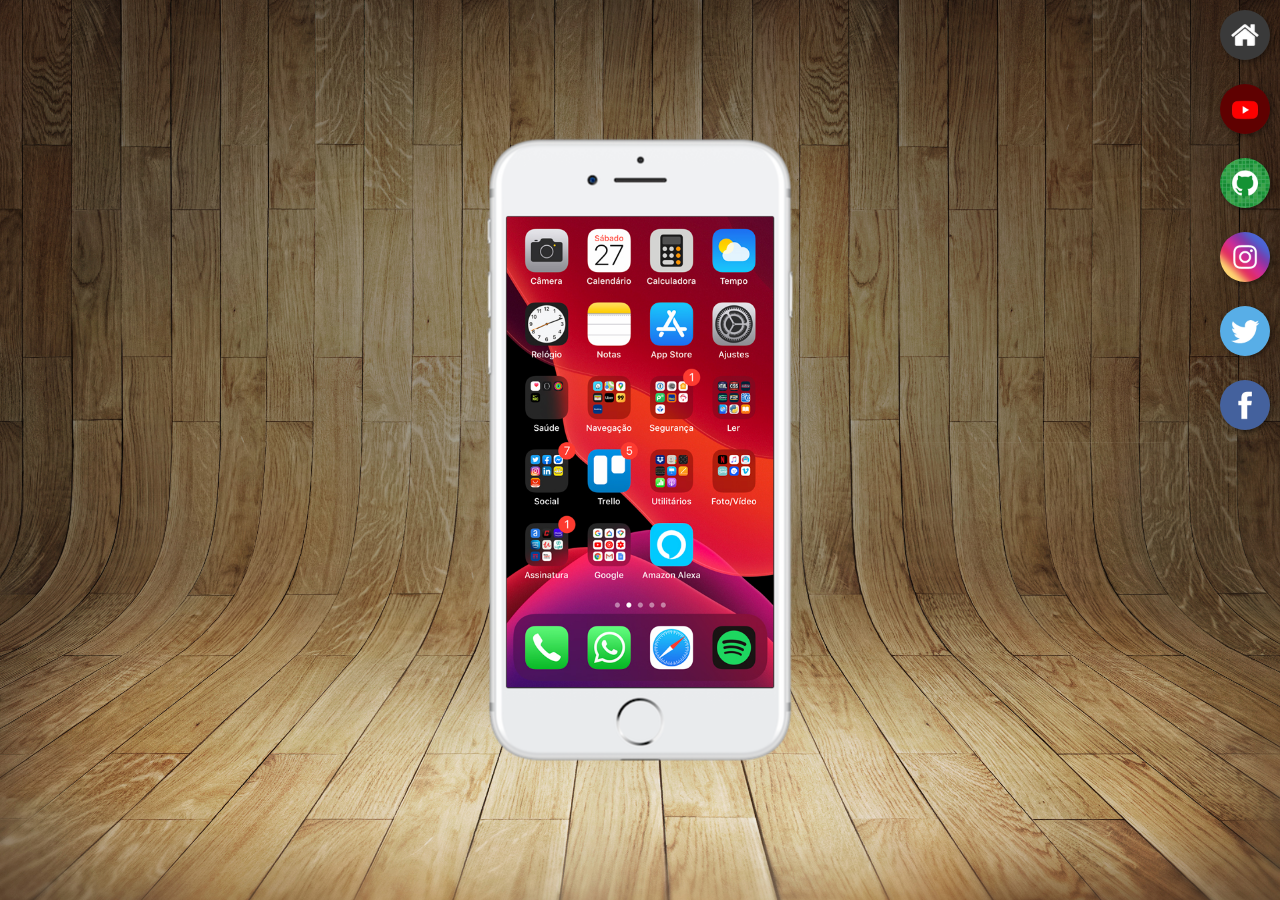
<file: index.html>
<!DOCTYPE html>
<html lang="pt-br">
<head>
    <meta charset="UTF-8">
    <meta name="viewport" content="width=device-width, initial-scale=1.0">
    <link rel="shortcut icon" href="favicon.ico" type="image/x-icon">
    <title>Projeto Redes Sociais</title>
    <link rel="stylesheet" href="estilos/style.css">
</head>
<body>
    <main>
        <section id="telefone">
            <iframe src="home.html" name="tela" id="tela" frameborder="0">[Seu navegador não é compatível com essa tecnologia.]</iframe>
                
        </section>
        <section id="redes-sociais">
            <a href="home.html" target="tela"><img src="imagens/logo-home.jpg" alt="Home"></a><br>
            <a href="youtube.html" target="tela"><img src="imagens/logo-youtube.jpg" alt="Youtube"></a><br>
            <a href="https://gustavoguanabara.github.io" target="tela"><img src="imagens/logo-github.jpg" alt="Github"></a><br>
            <a href="instagram.html" target="tela"><img src="imagens/logo-instagram.jpg" alt="Instagram"></a><br>
            <a href="twitter.html" target="tela"><img src="imagens/logo-twitter.jpg" alt="Twitter"></a><br>
            <a href="facebook.html" target="tela"><img src="imagens/logo-facebook.jpg" alt="Facebook"></a>

        </section>
    </main>
</body>
</html>
</file>
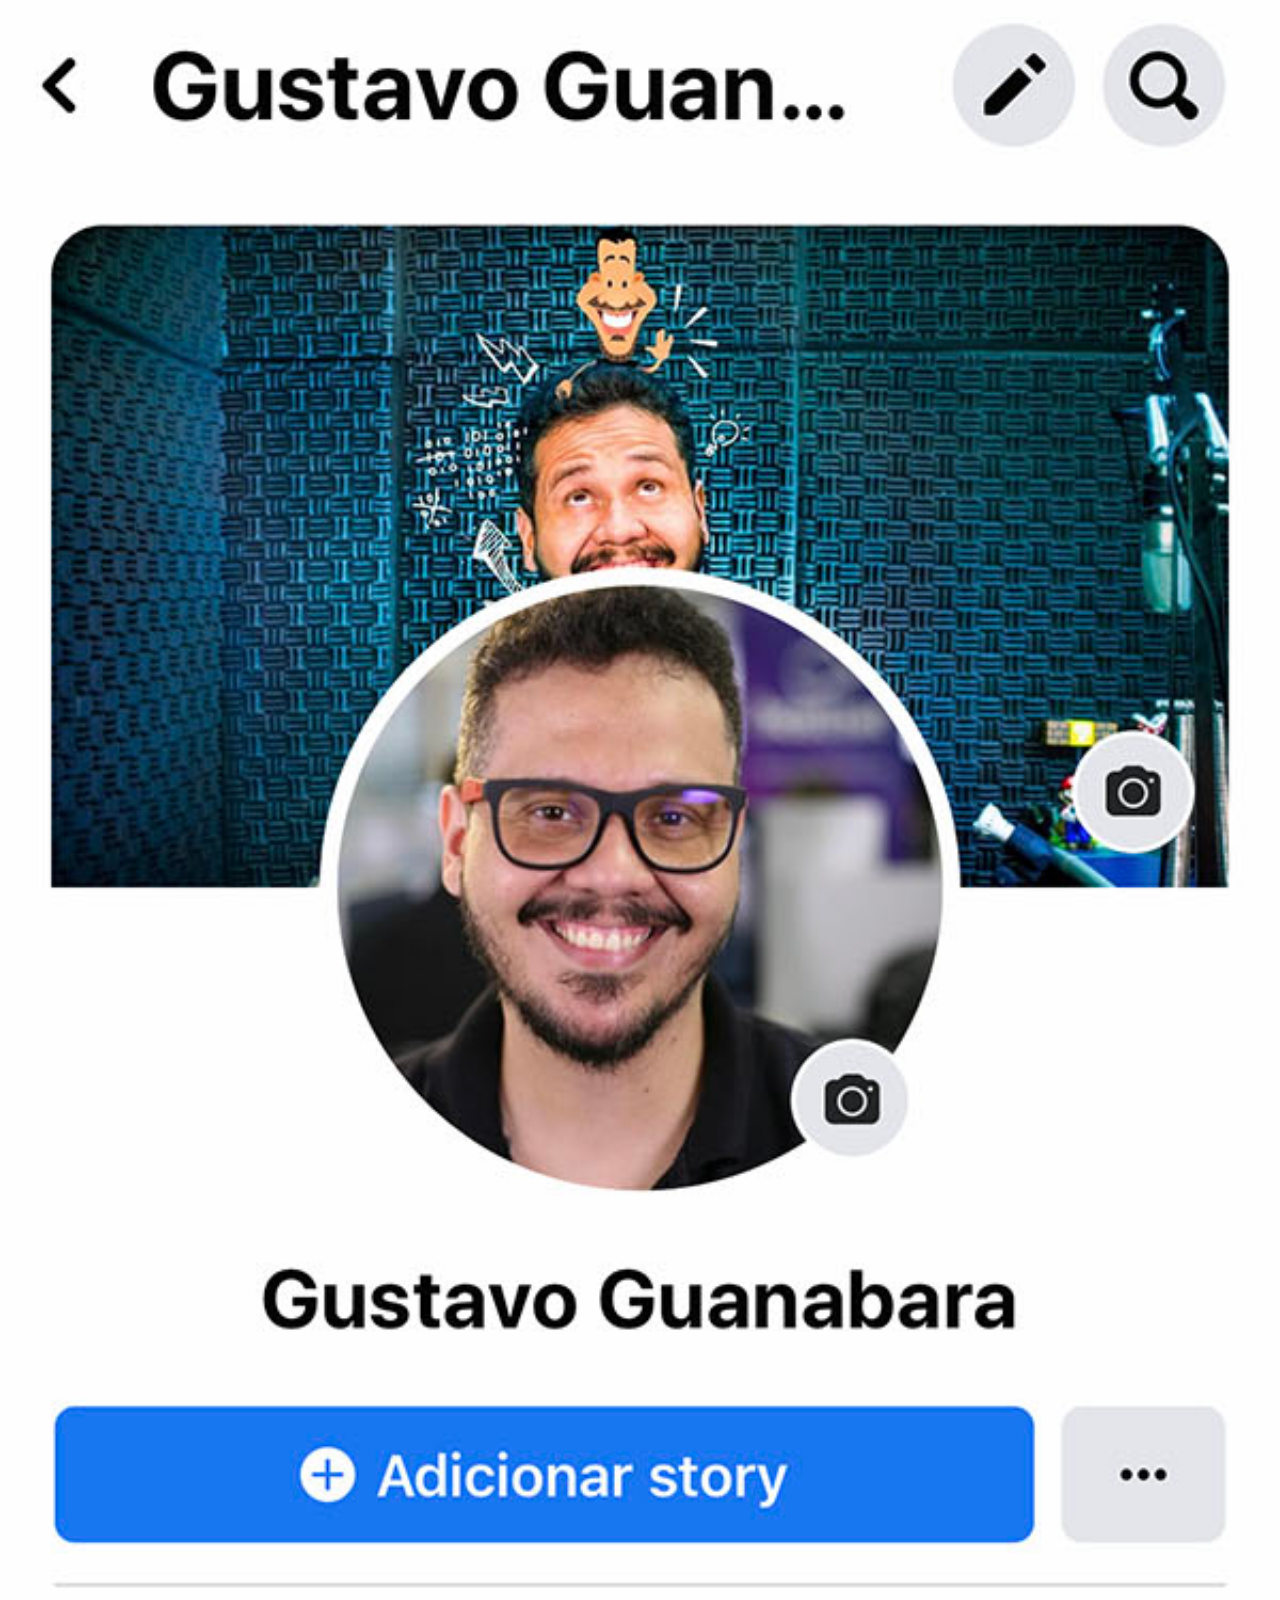
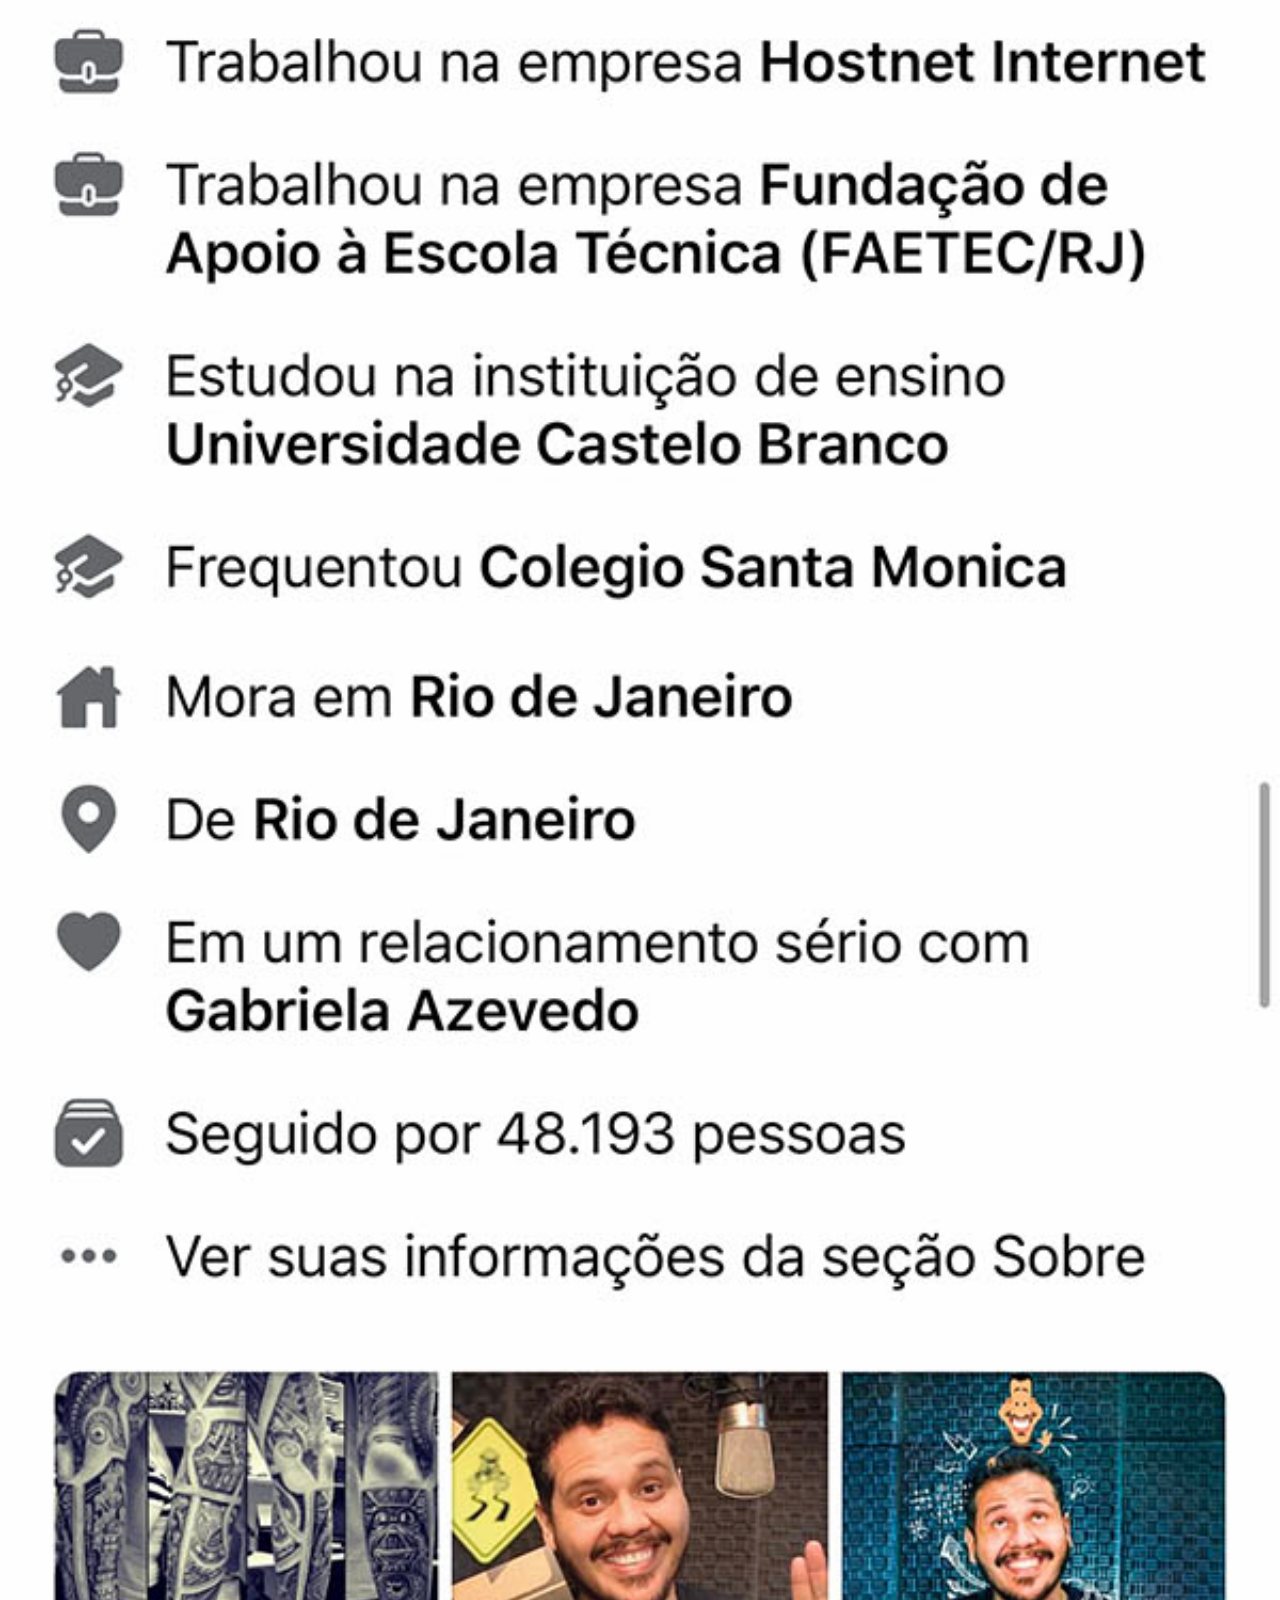
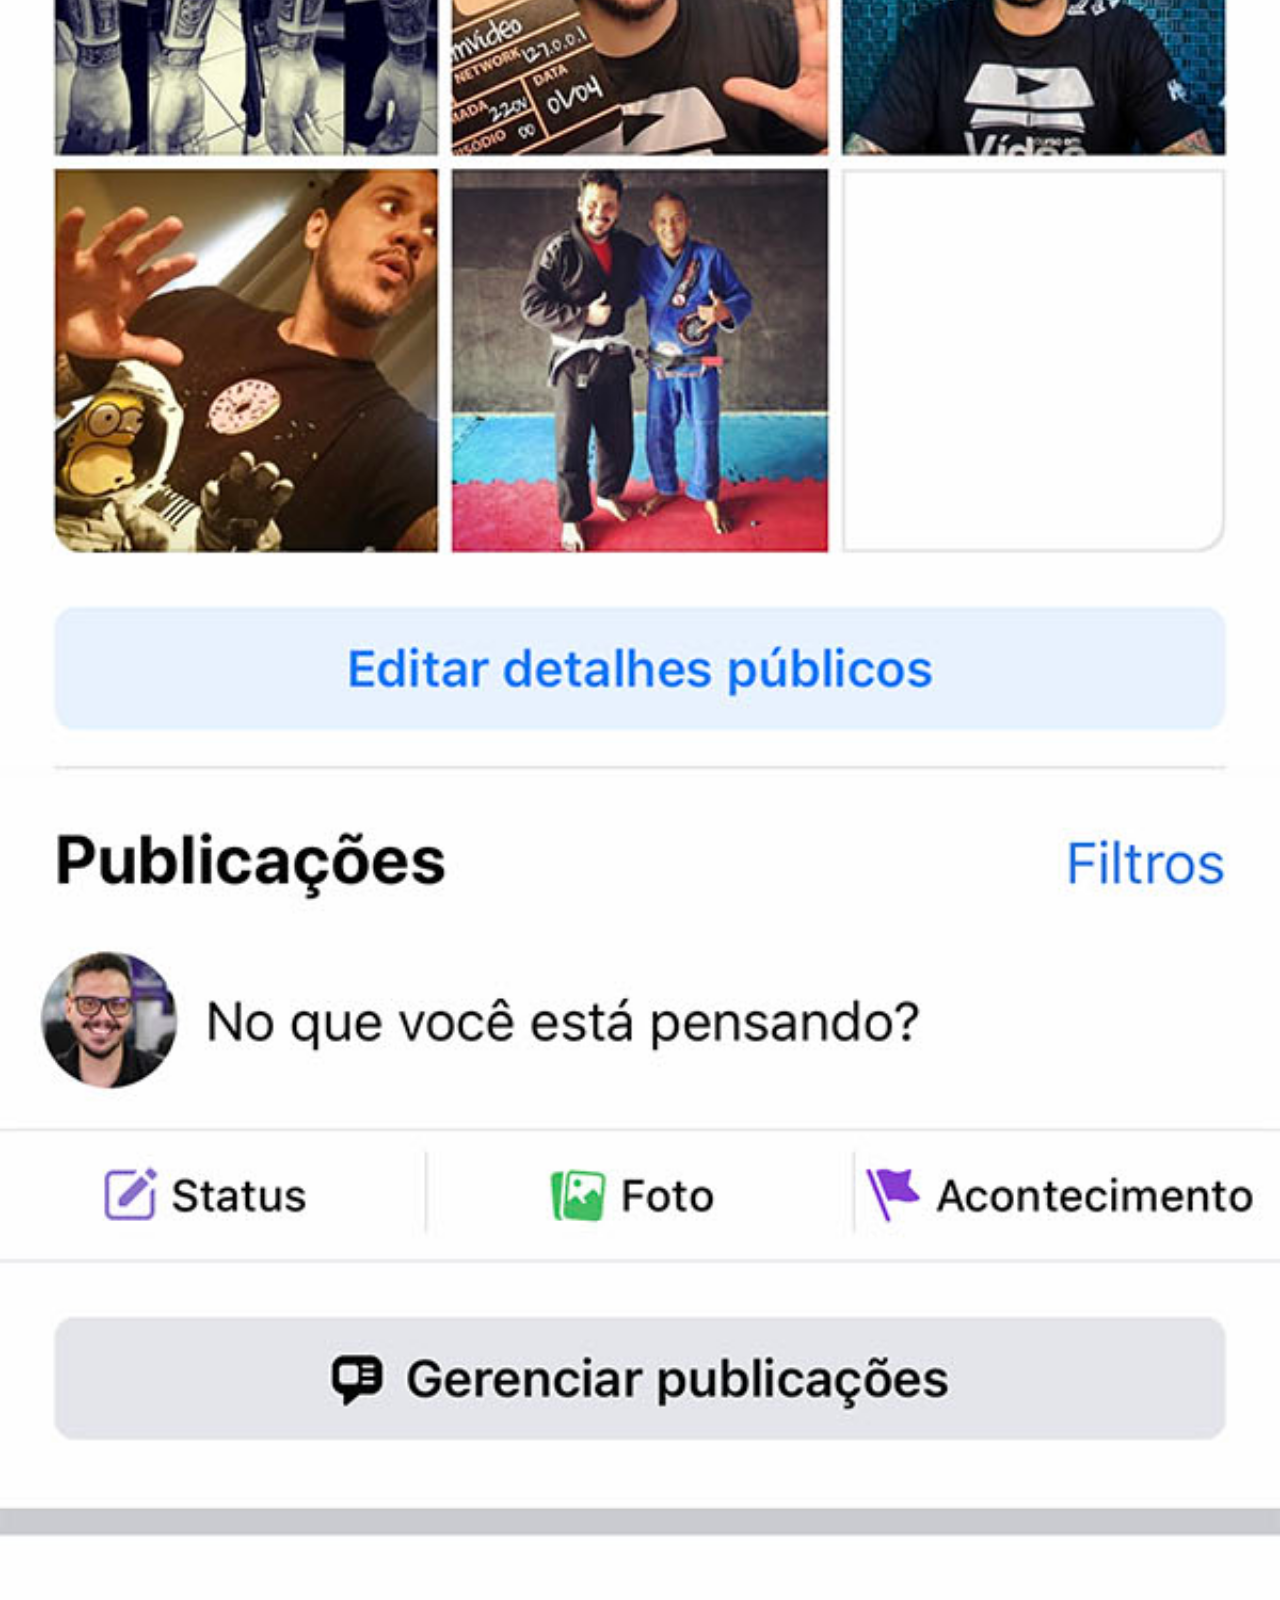
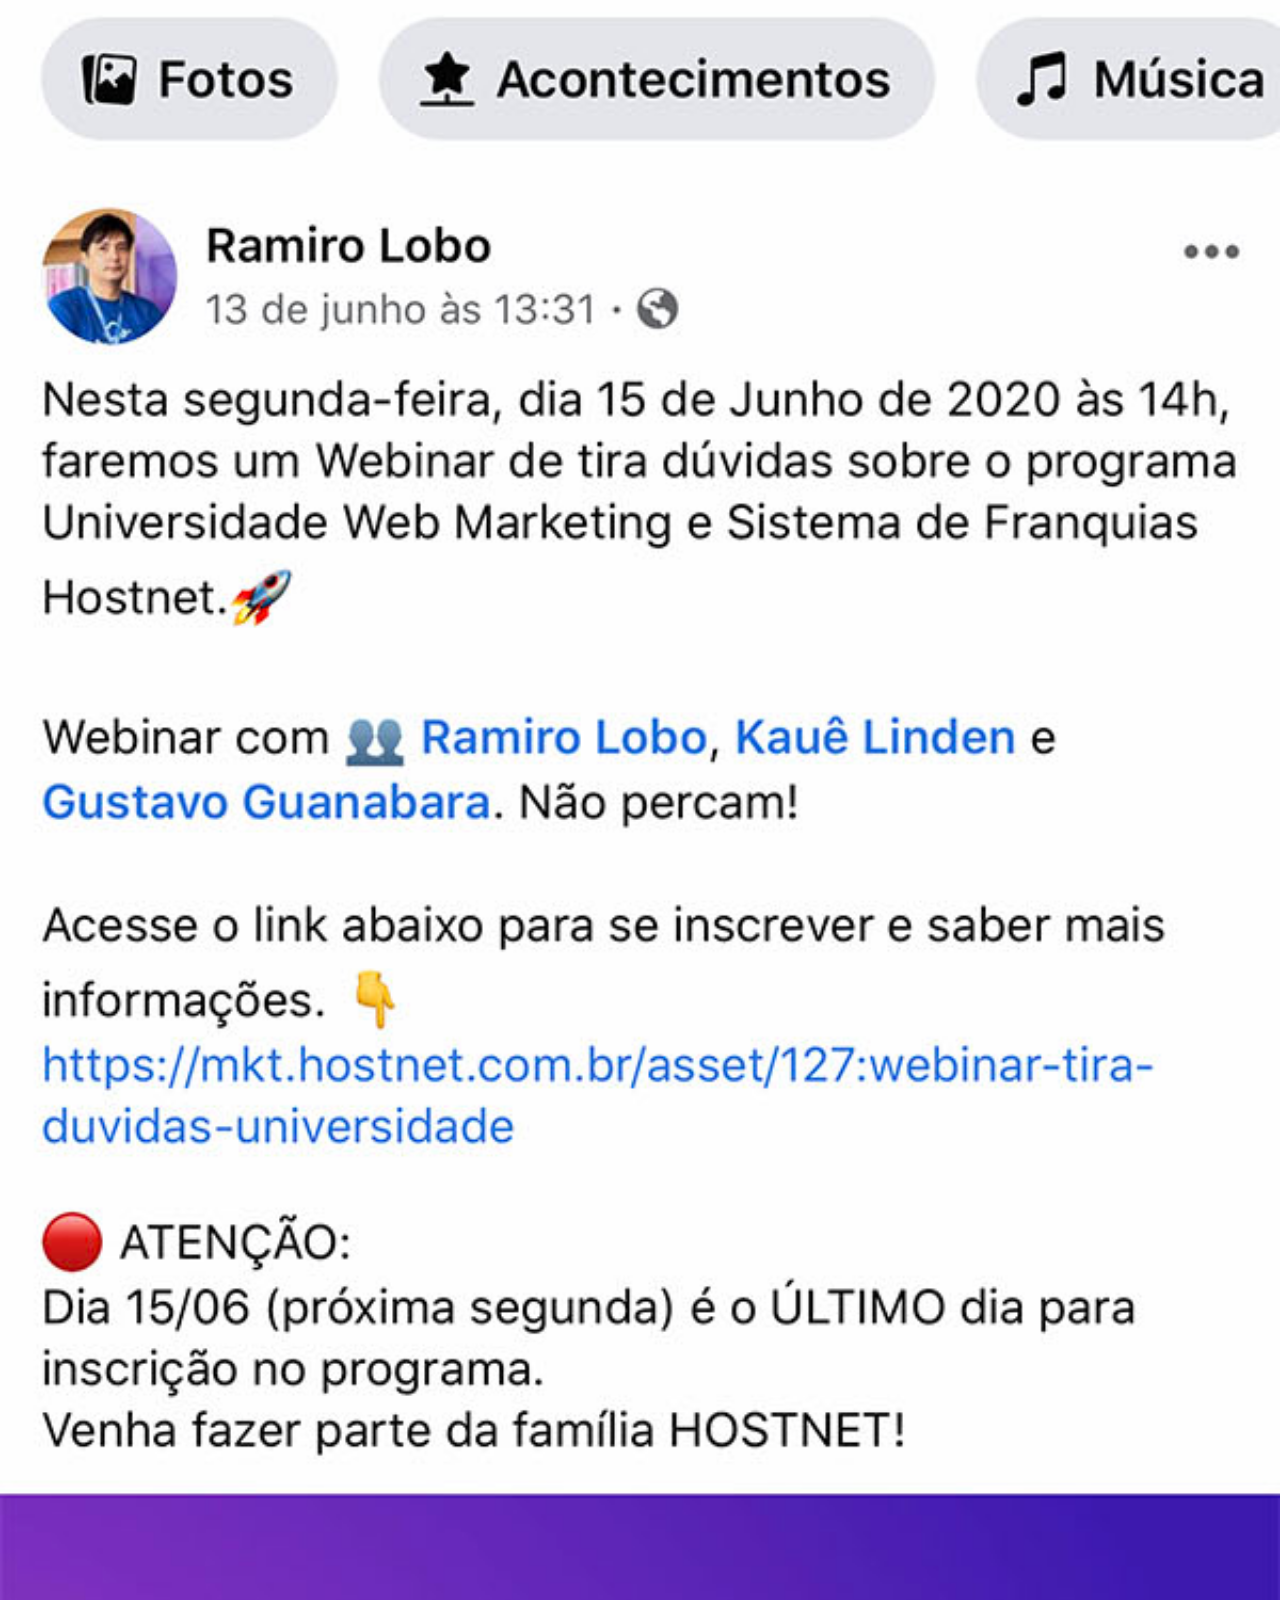
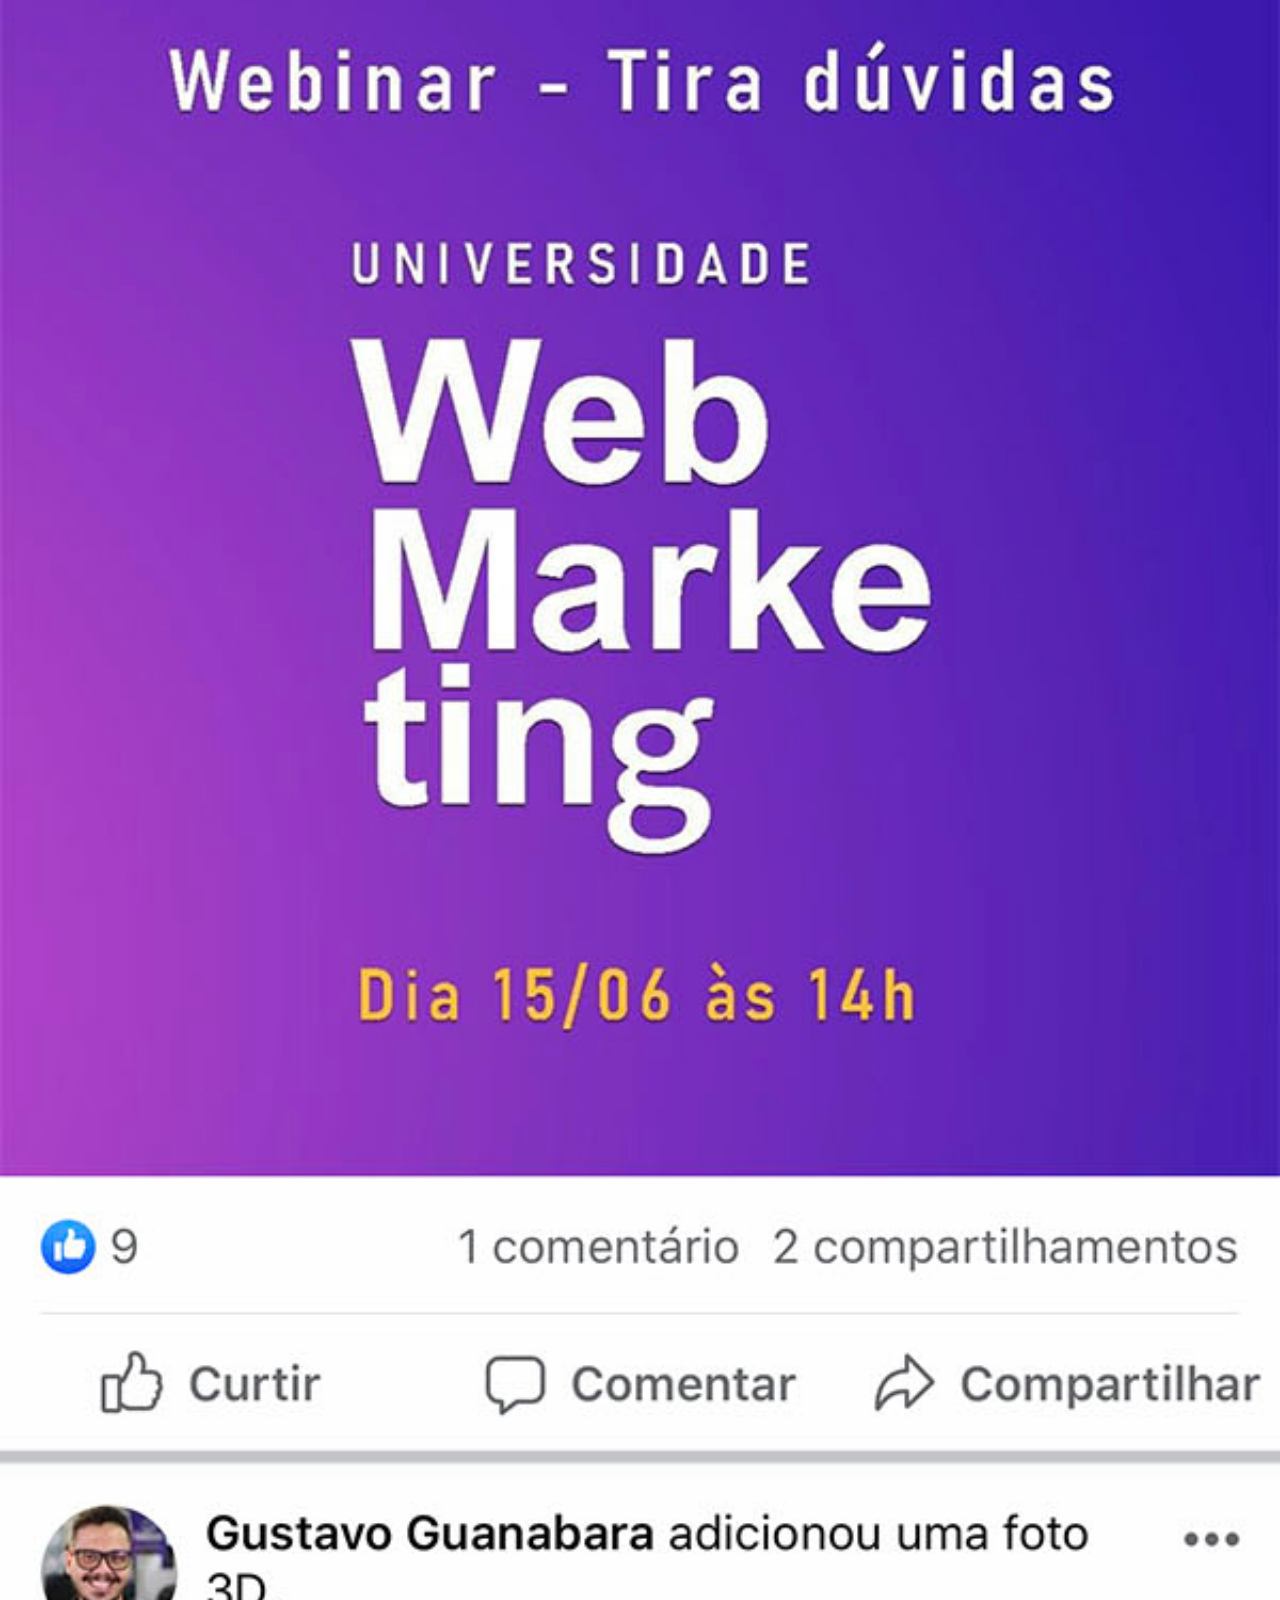
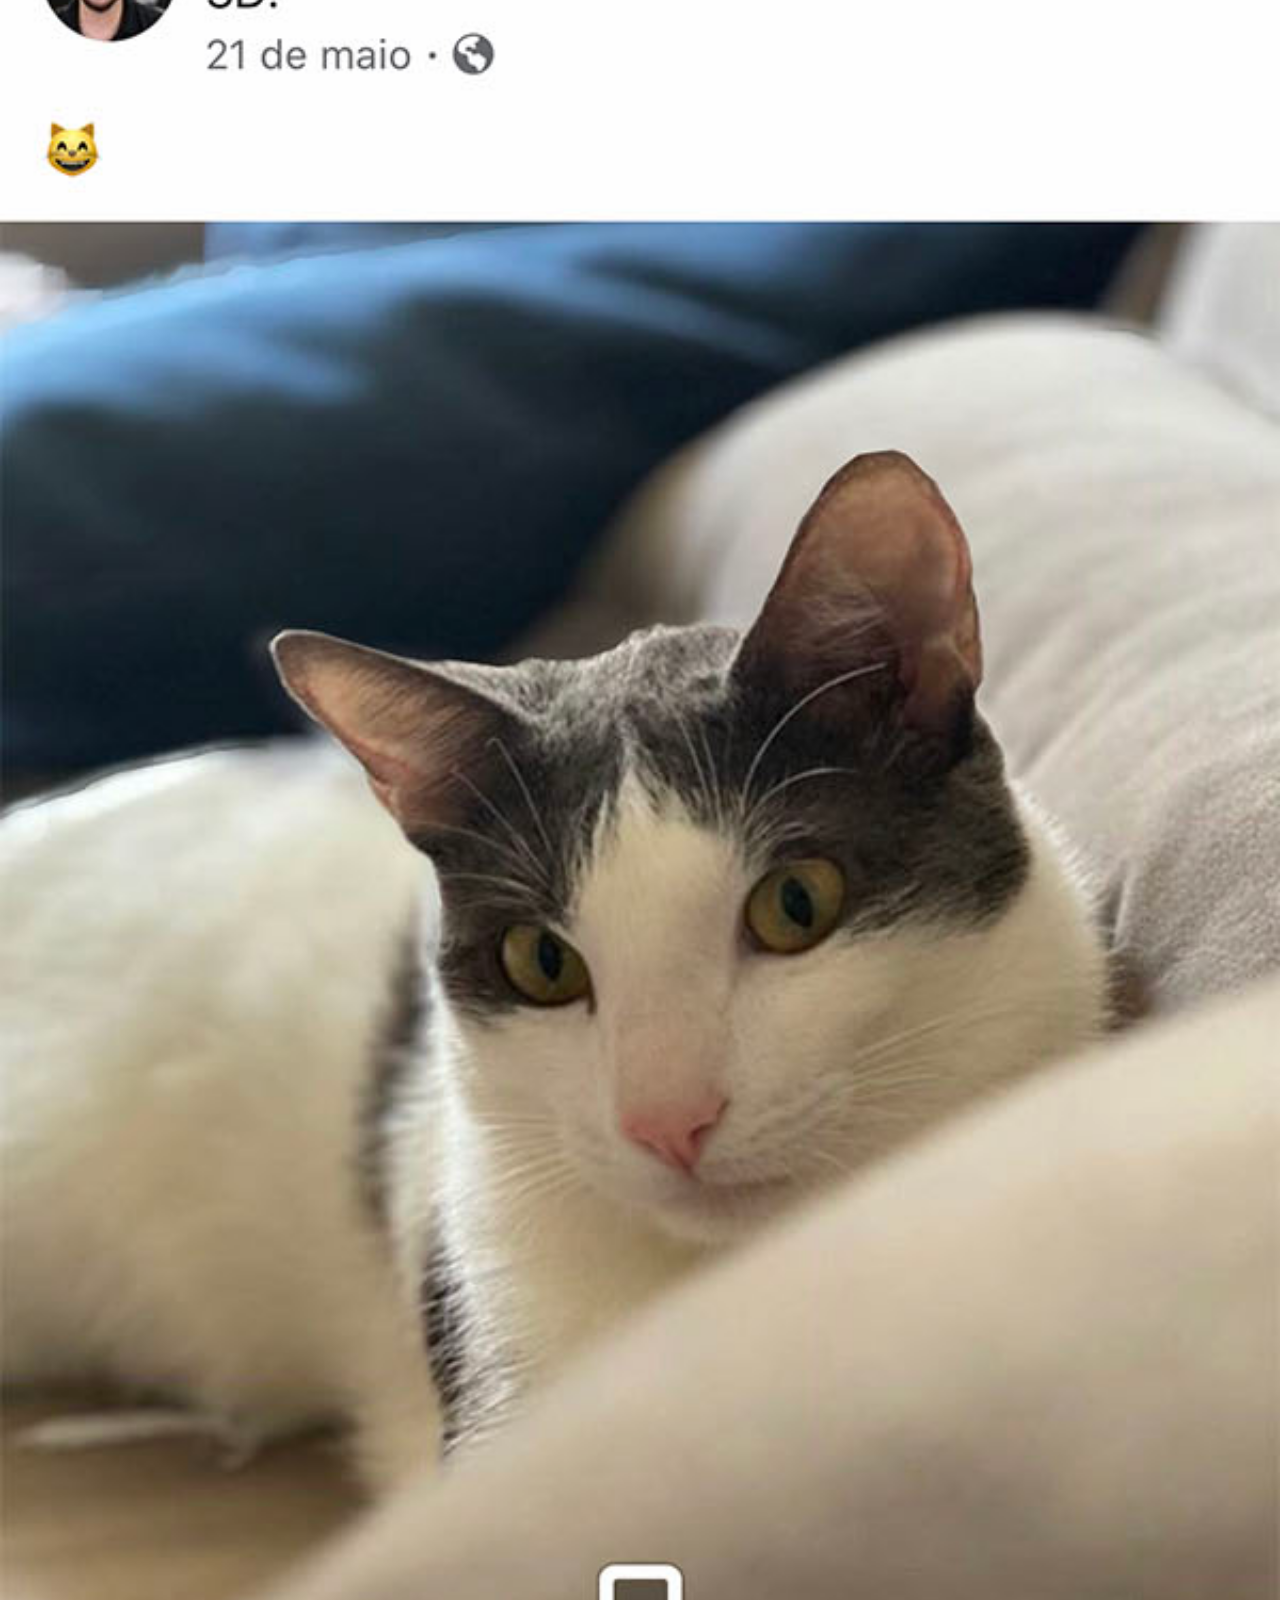
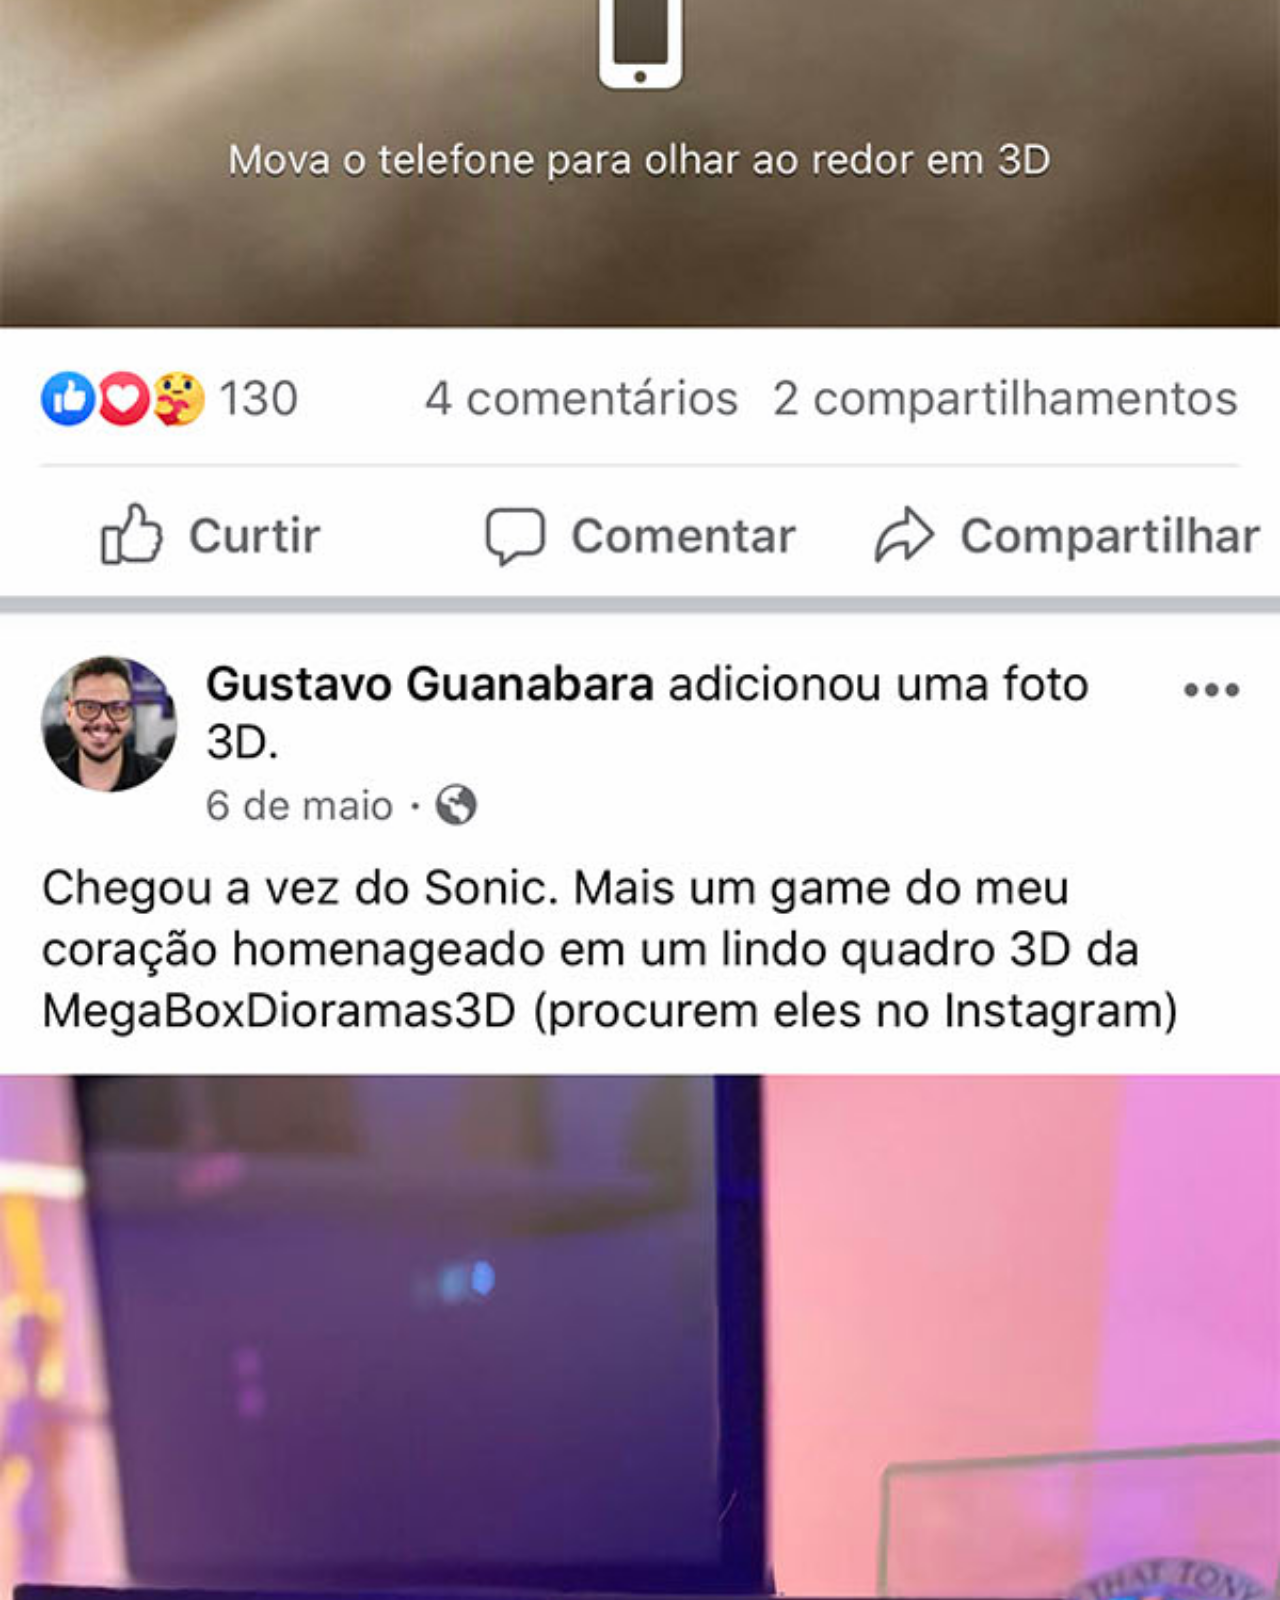
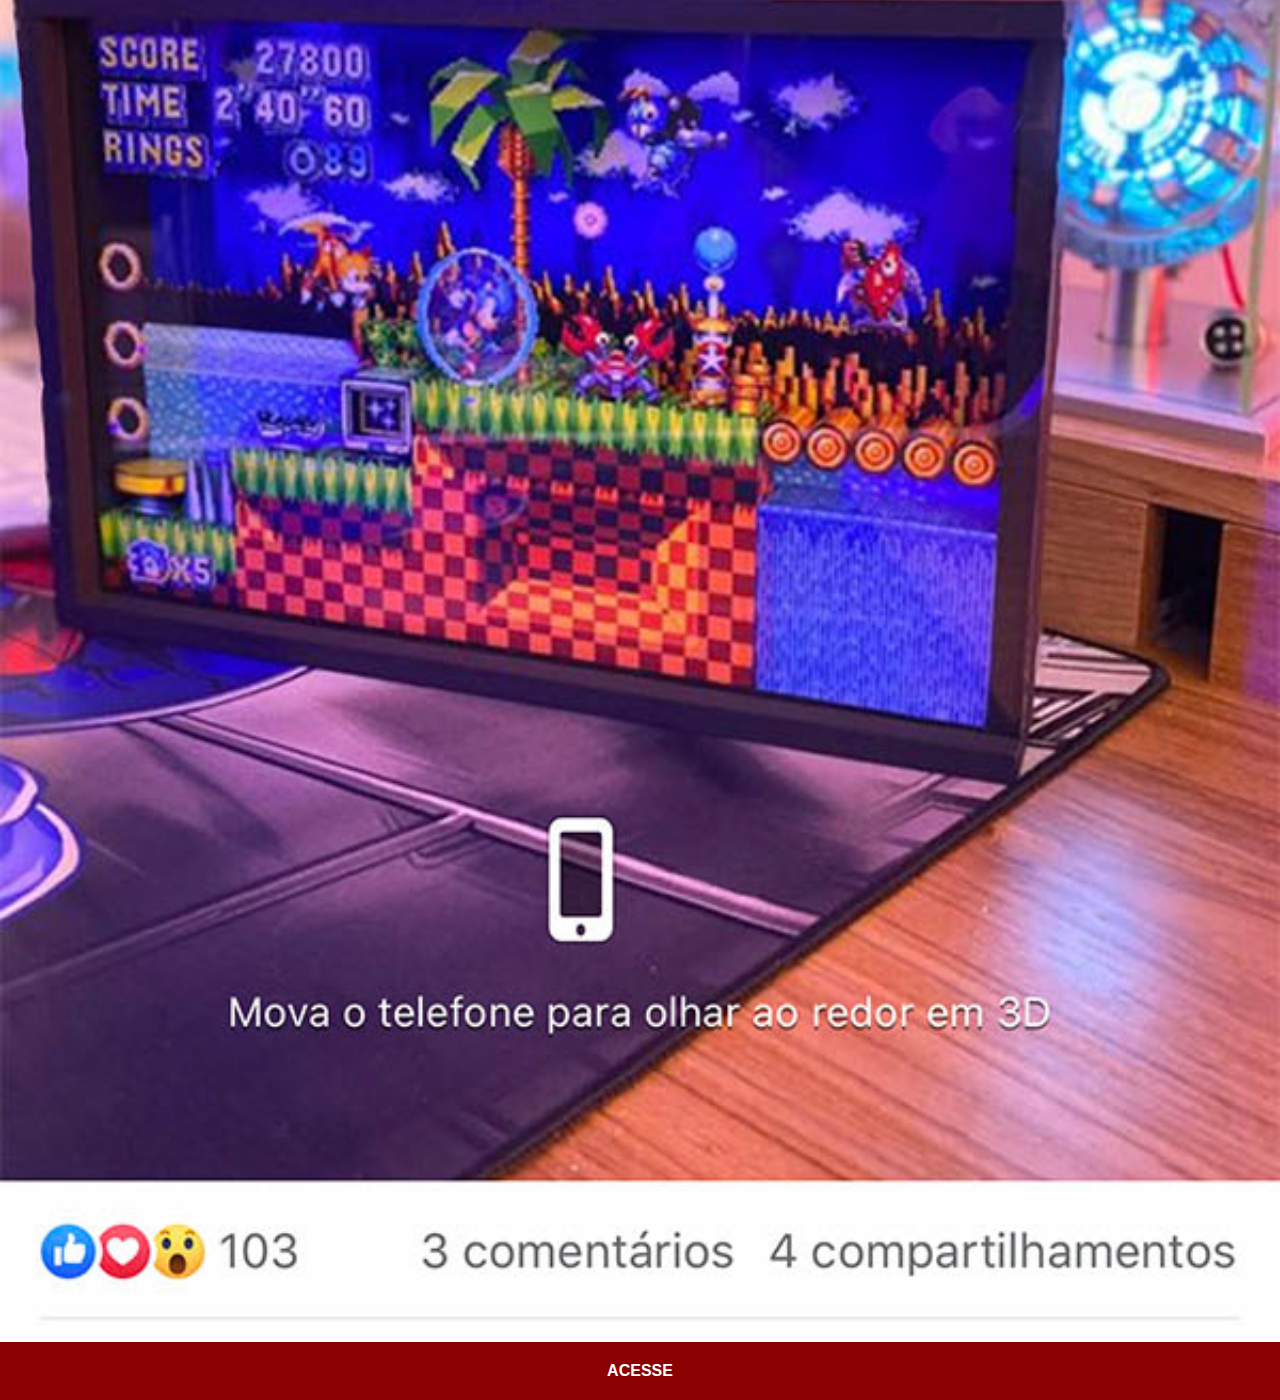
<file: facebook.html>
<!DOCTYPE html>
<html lang="pt-br">
<head>
    <meta charset="UTF-8">
    <meta name="viewport" content="width=device-width, initial-scale=1.0">
    <title>Facebook</title>
    <link rel="stylesheet" href="estilos/social.css">
</head>
<body>
    <img src="imagens/tela-facebook.jpg" alt="Facebook">
    <a href="https://facebook.com/gustavoguanabara" target="_blank">ACESSE</a>
</body>
</html>
</file>
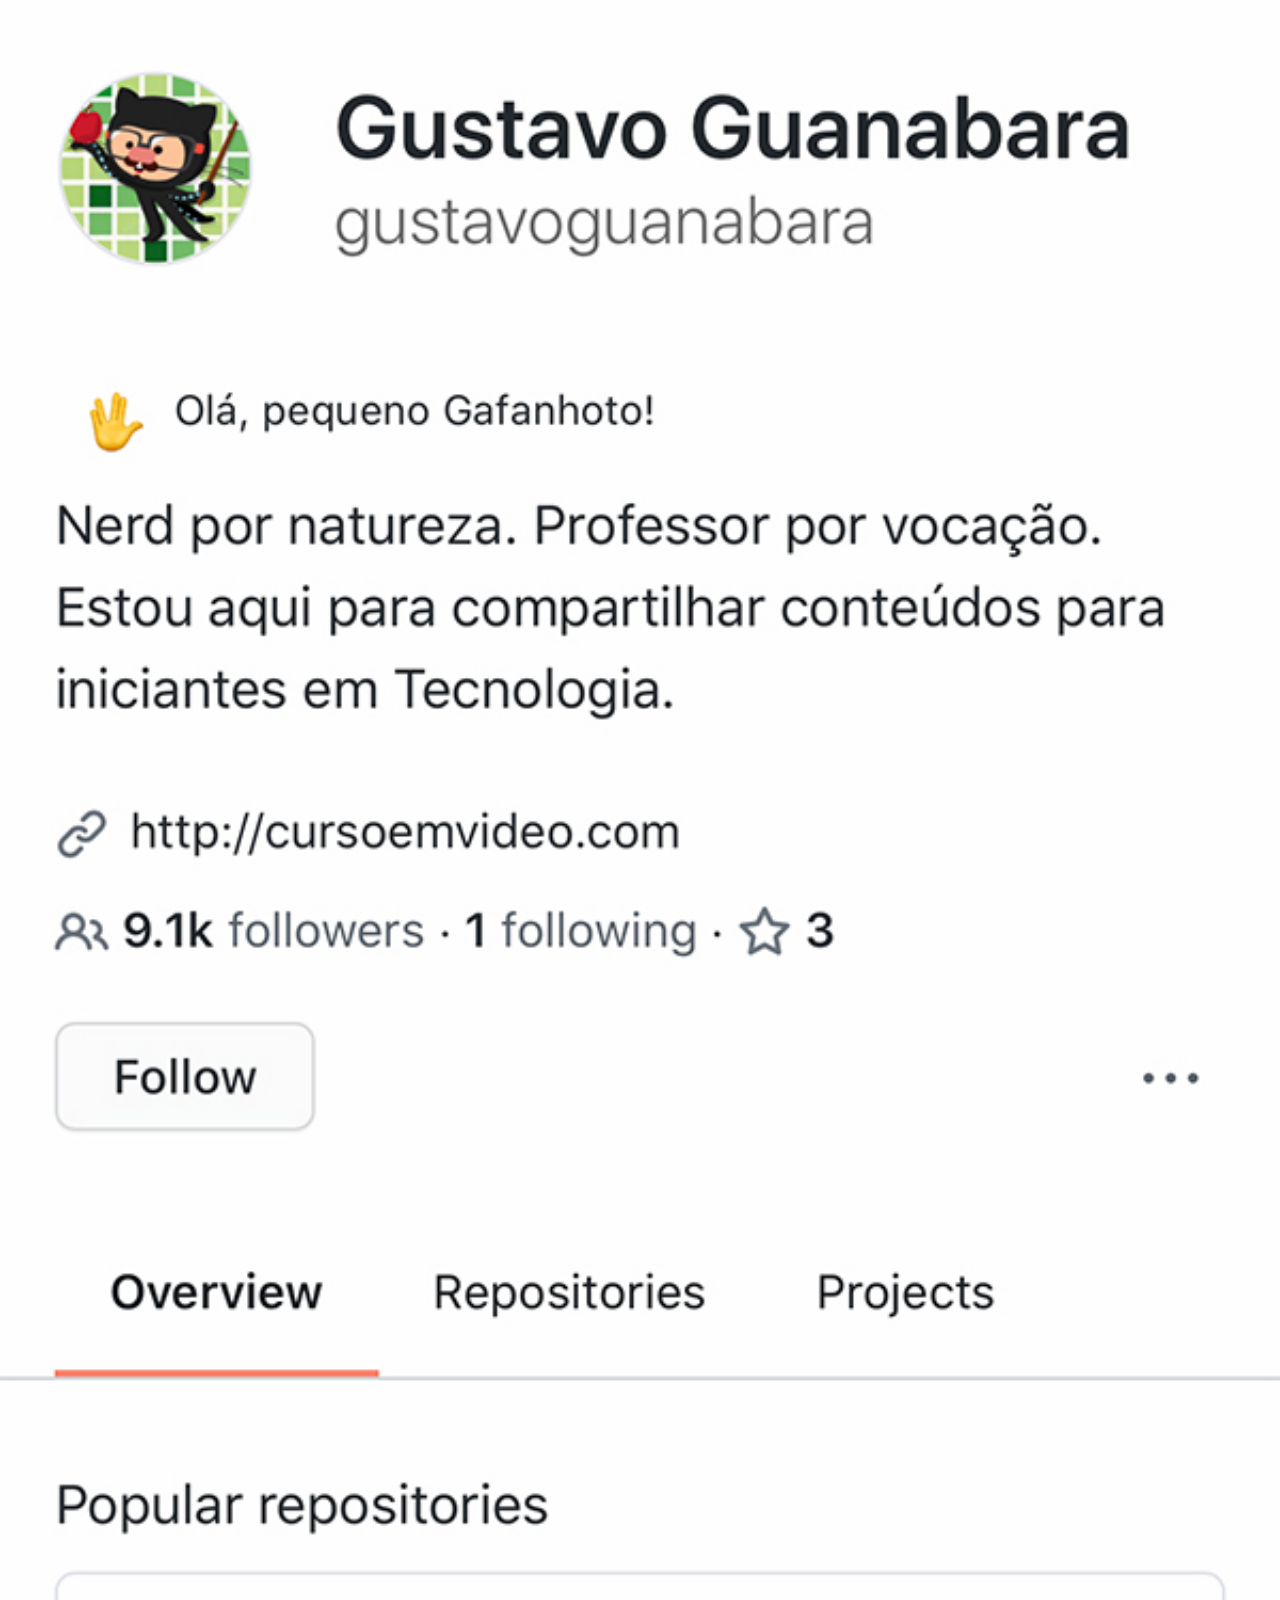
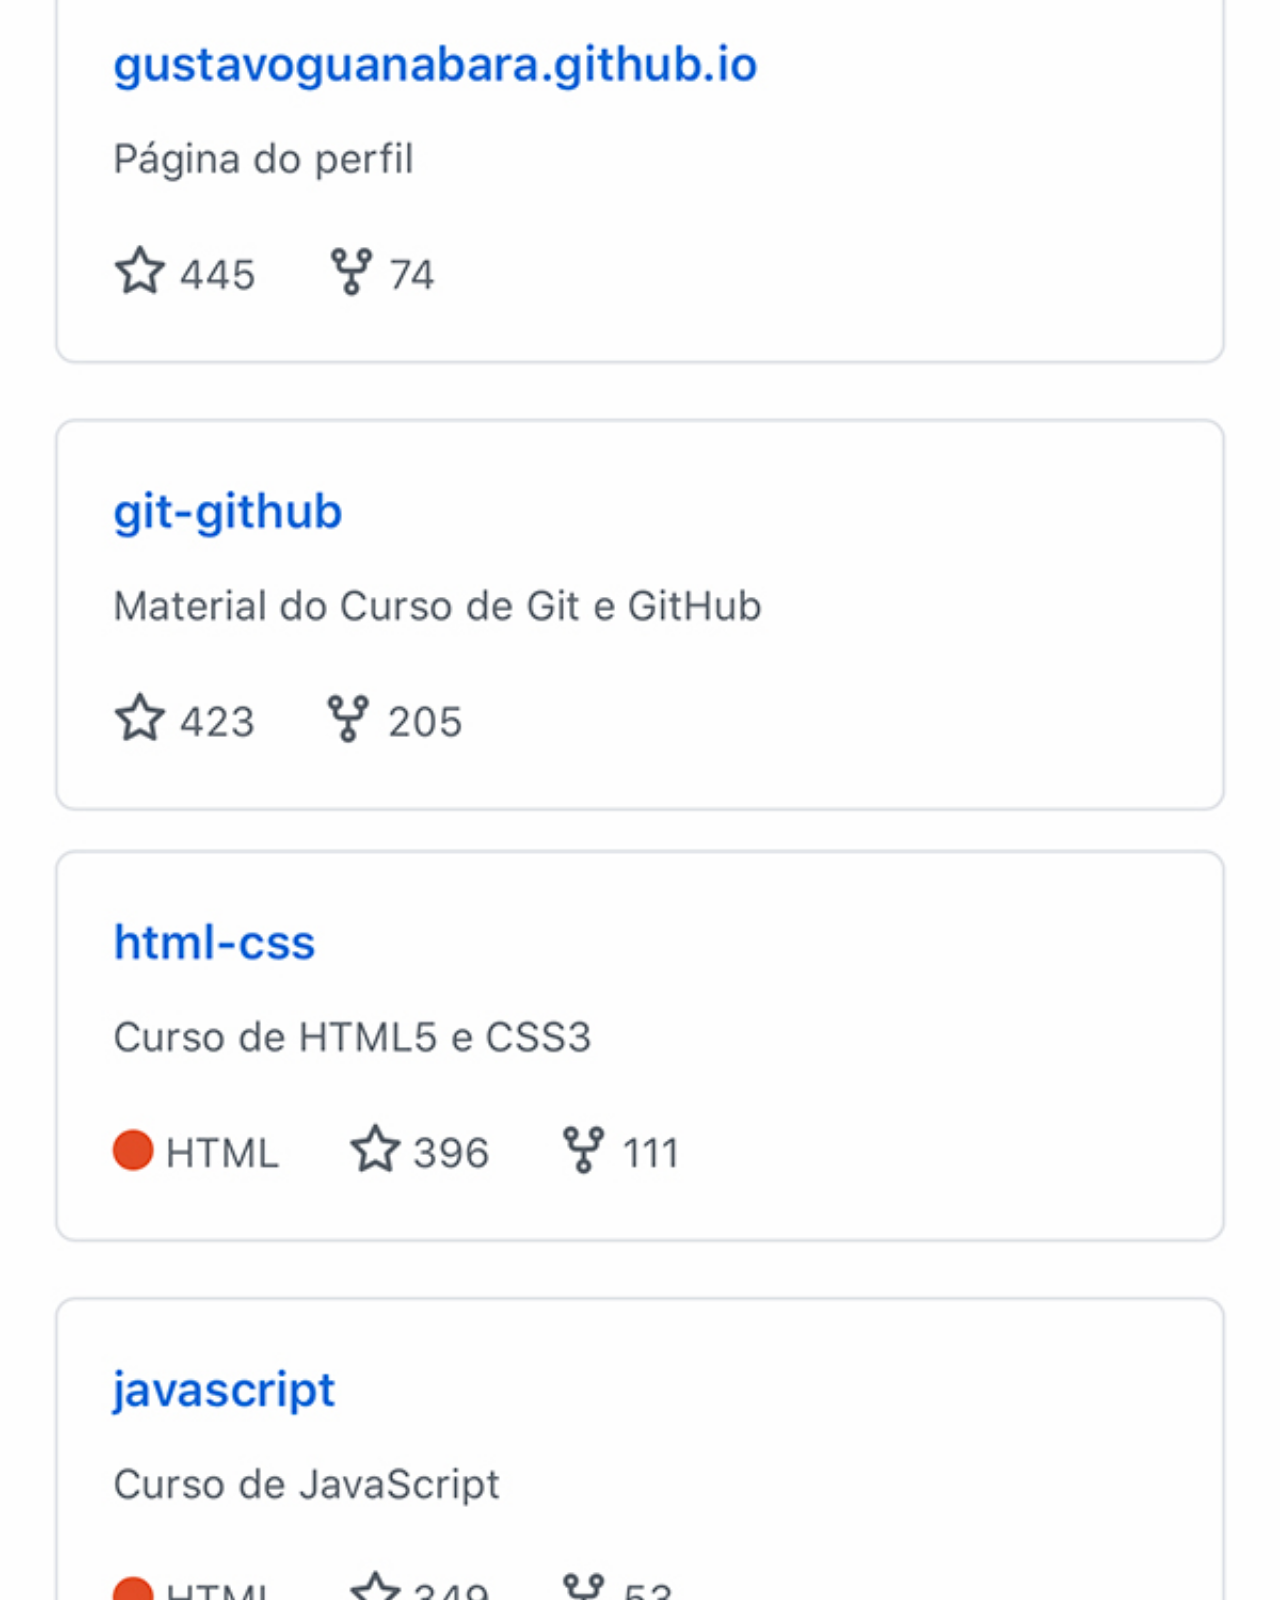
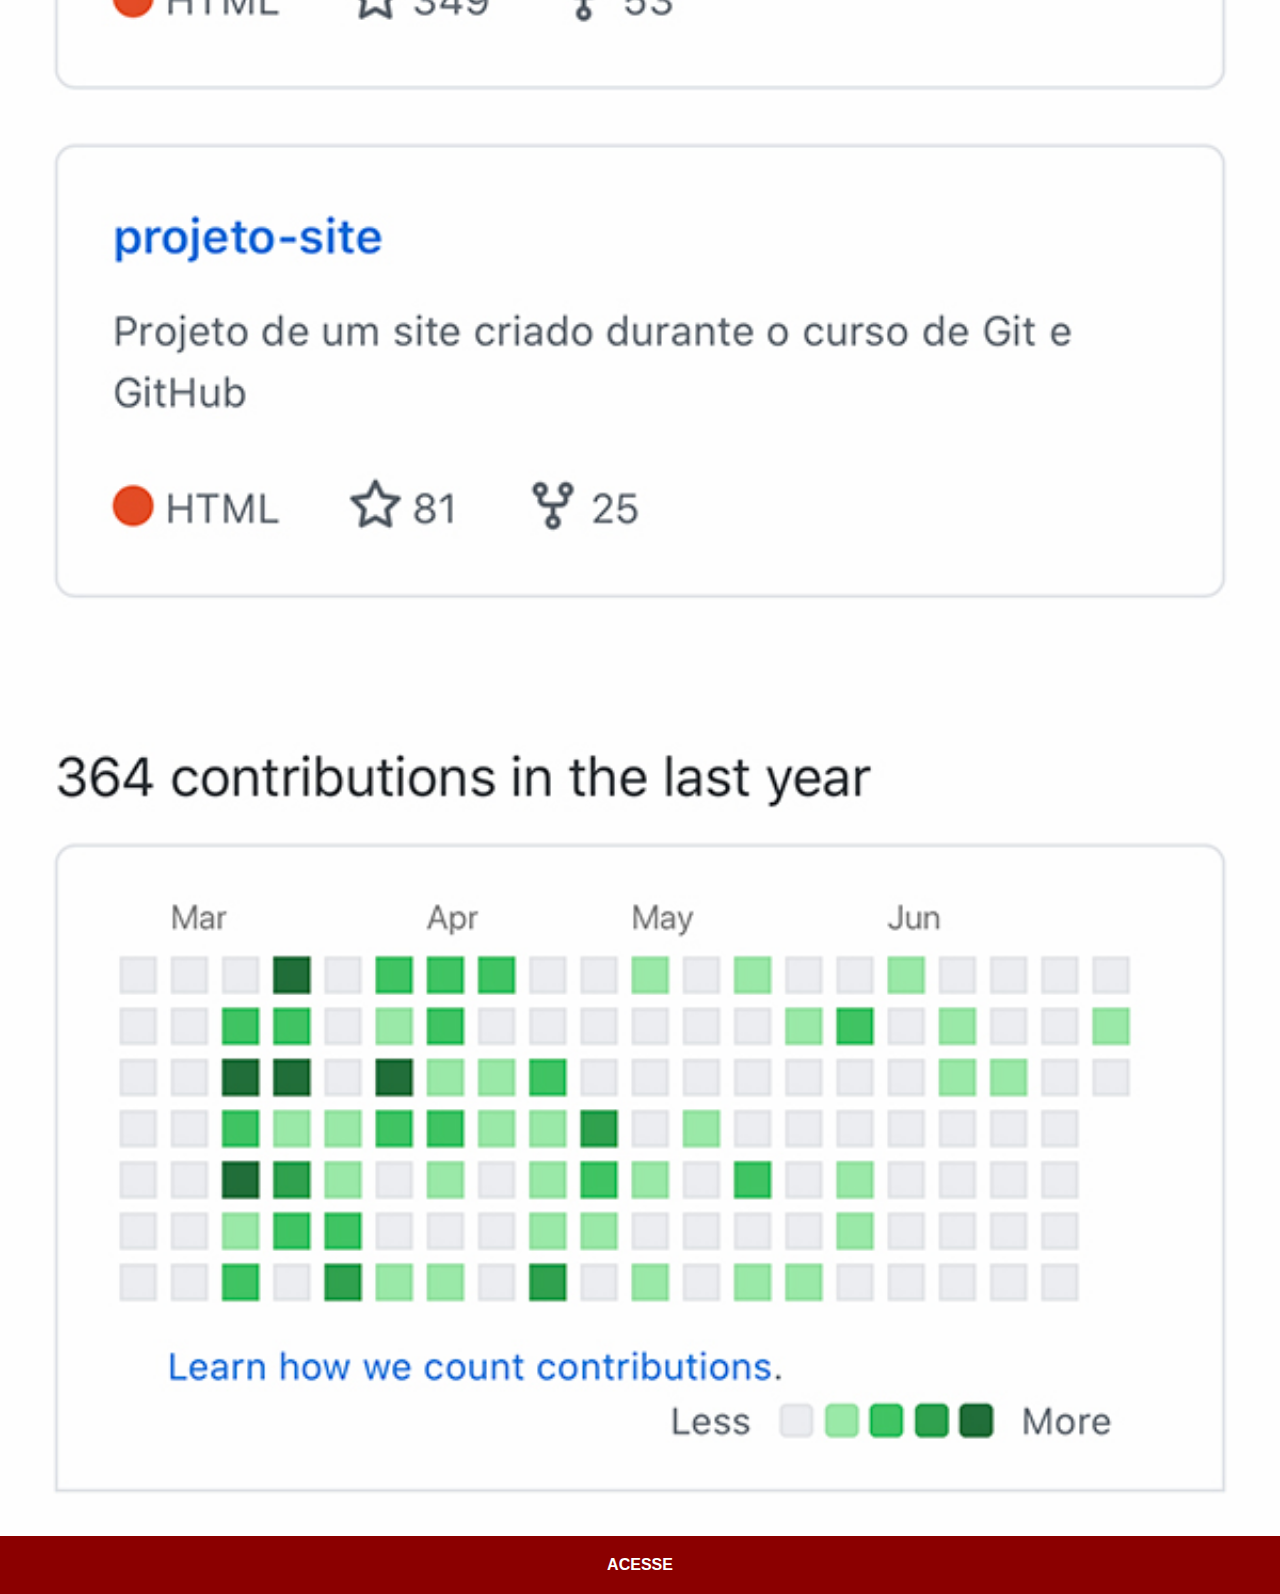
<file: github.html>
<!DOCTYPE html>
<html lang="pt-br">
<head>
    <meta charset="UTF-8">
    <meta name="viewport" content="width=device-width, initial-scale=1.0">
    <title>Github</title>
    <link rel="stylesheet" href="estilos/social.css">
</head>
<body>
    <img src="imagens/tela-github.jpg" alt="Github">
    <a href="https://gustavoguanabara.github.io" target="_blank">ACESSE</a>
</body>
</html>
</file>
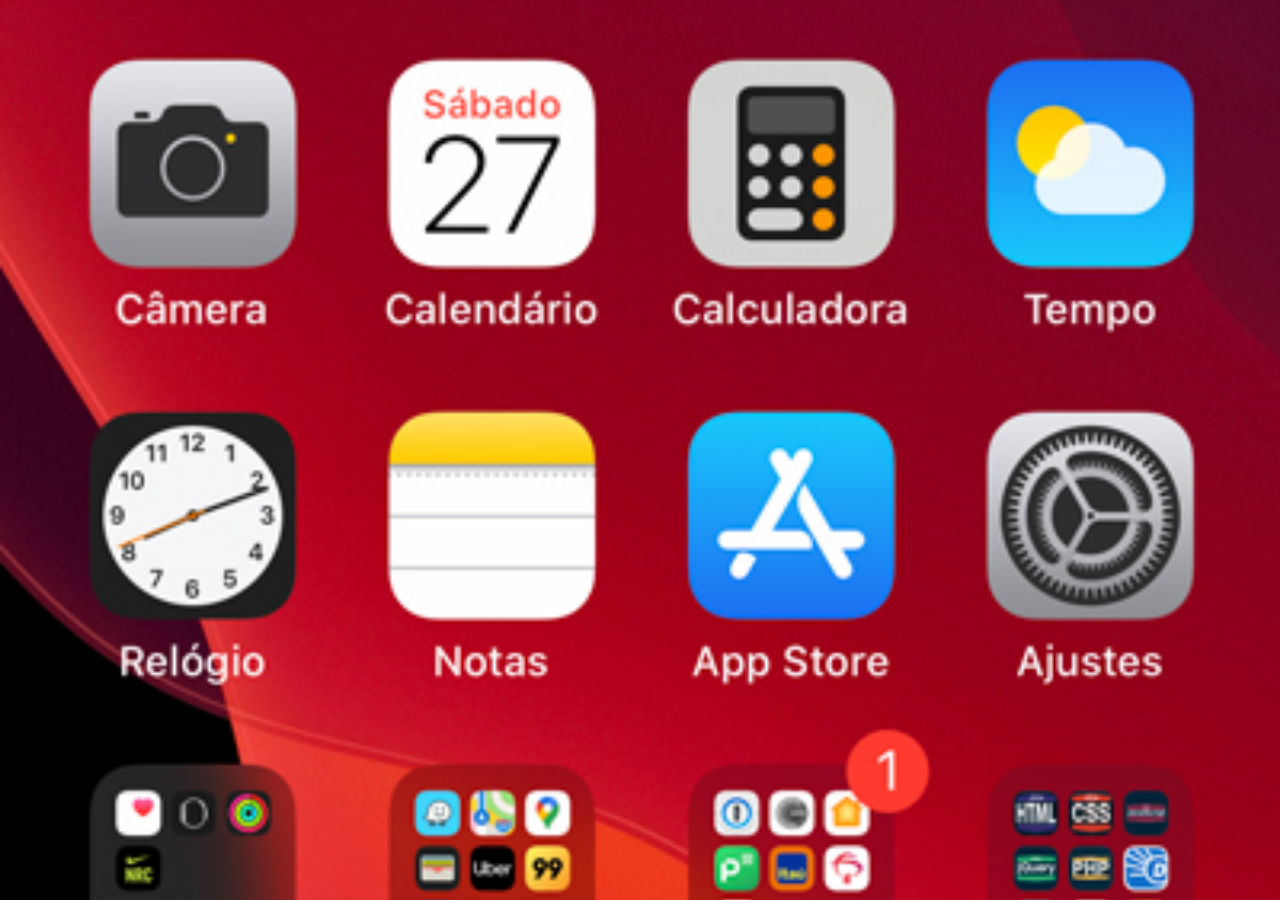
<file: home.html>
<!DOCTYPE html>
<html lang="pt-br">
<head>
    <meta charset="UTF-8">
    <meta name="viewport" content="width=device-width, initial-scale=1.0">
    <title>Home</title>
</head>
<style>
    * {
        margin: 0px;
        padding: 0px;
    }

    body {
        width: 100vw;
        height: 100vh;
        background: black url('imagens/tela-home.jpg') no-repeat top center;
        background-size: cover;
    }
</style>
<body>
    
</body>
</html>
</file>
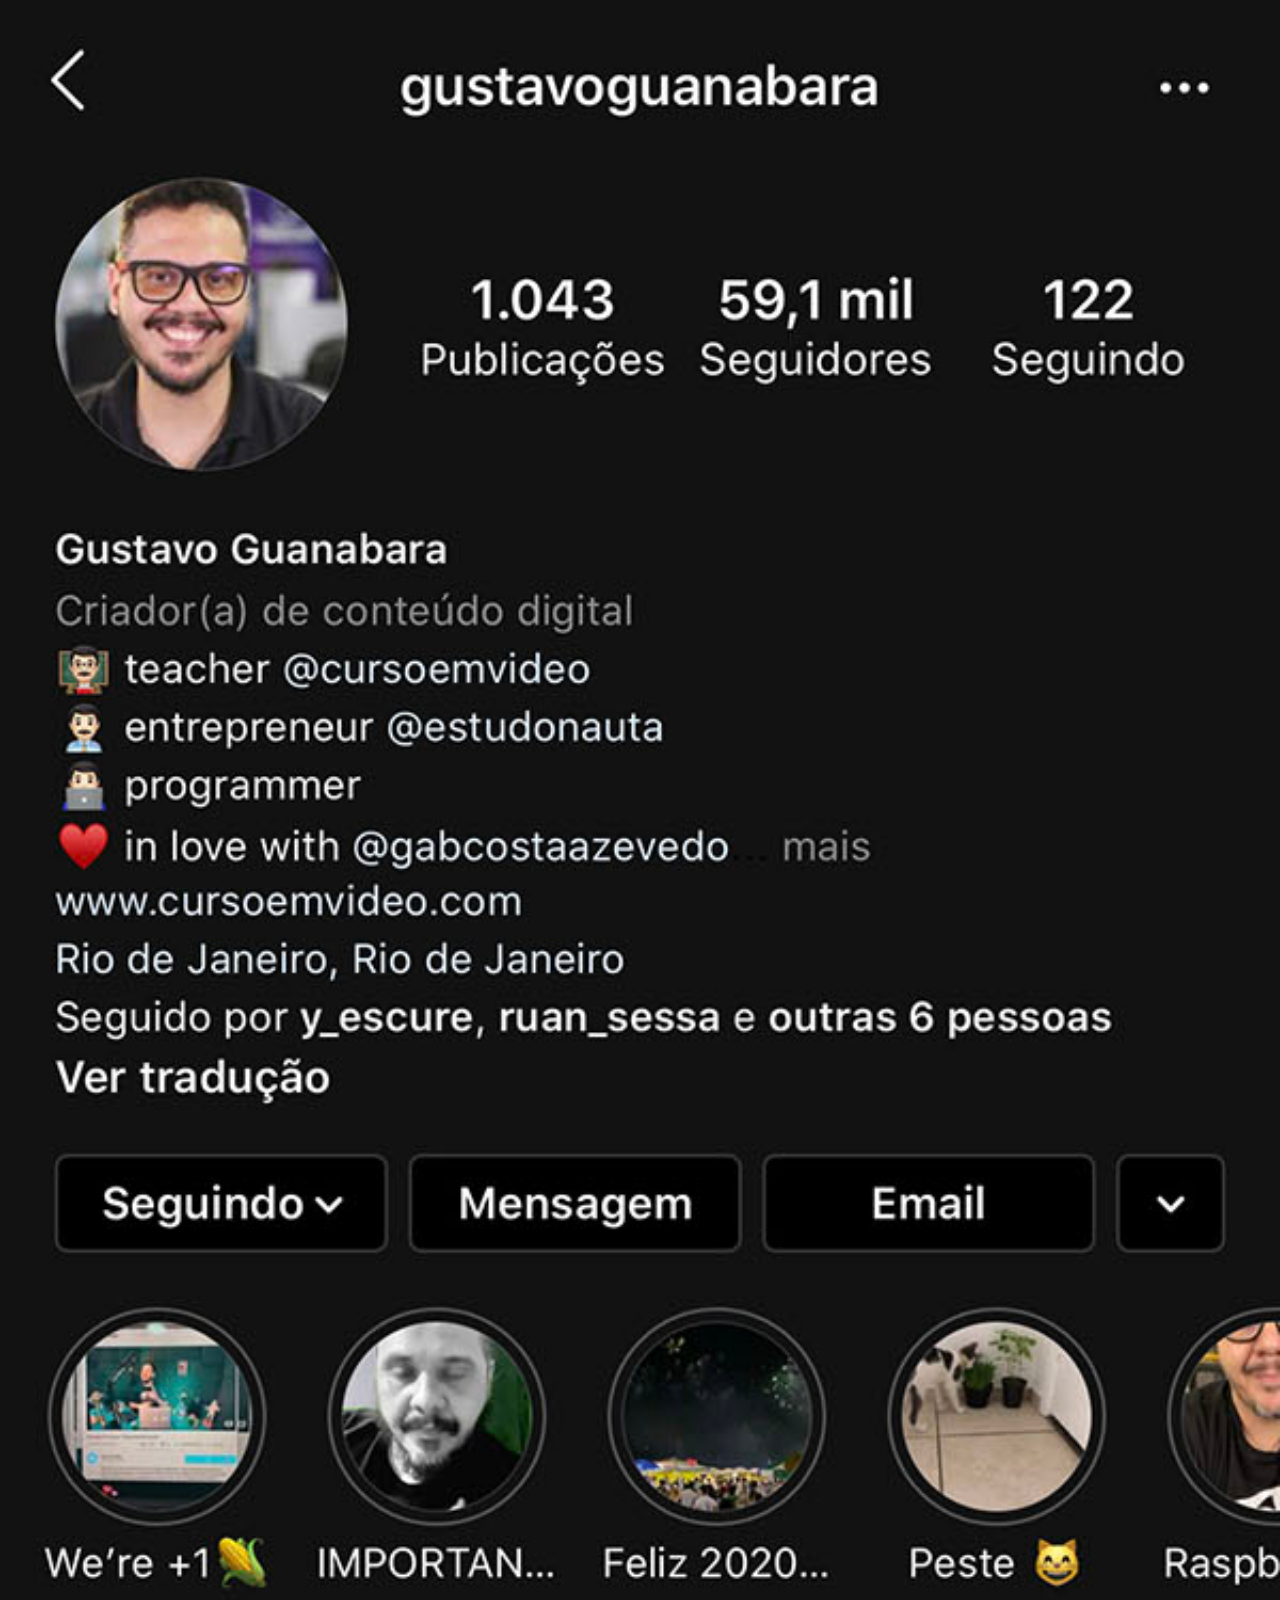
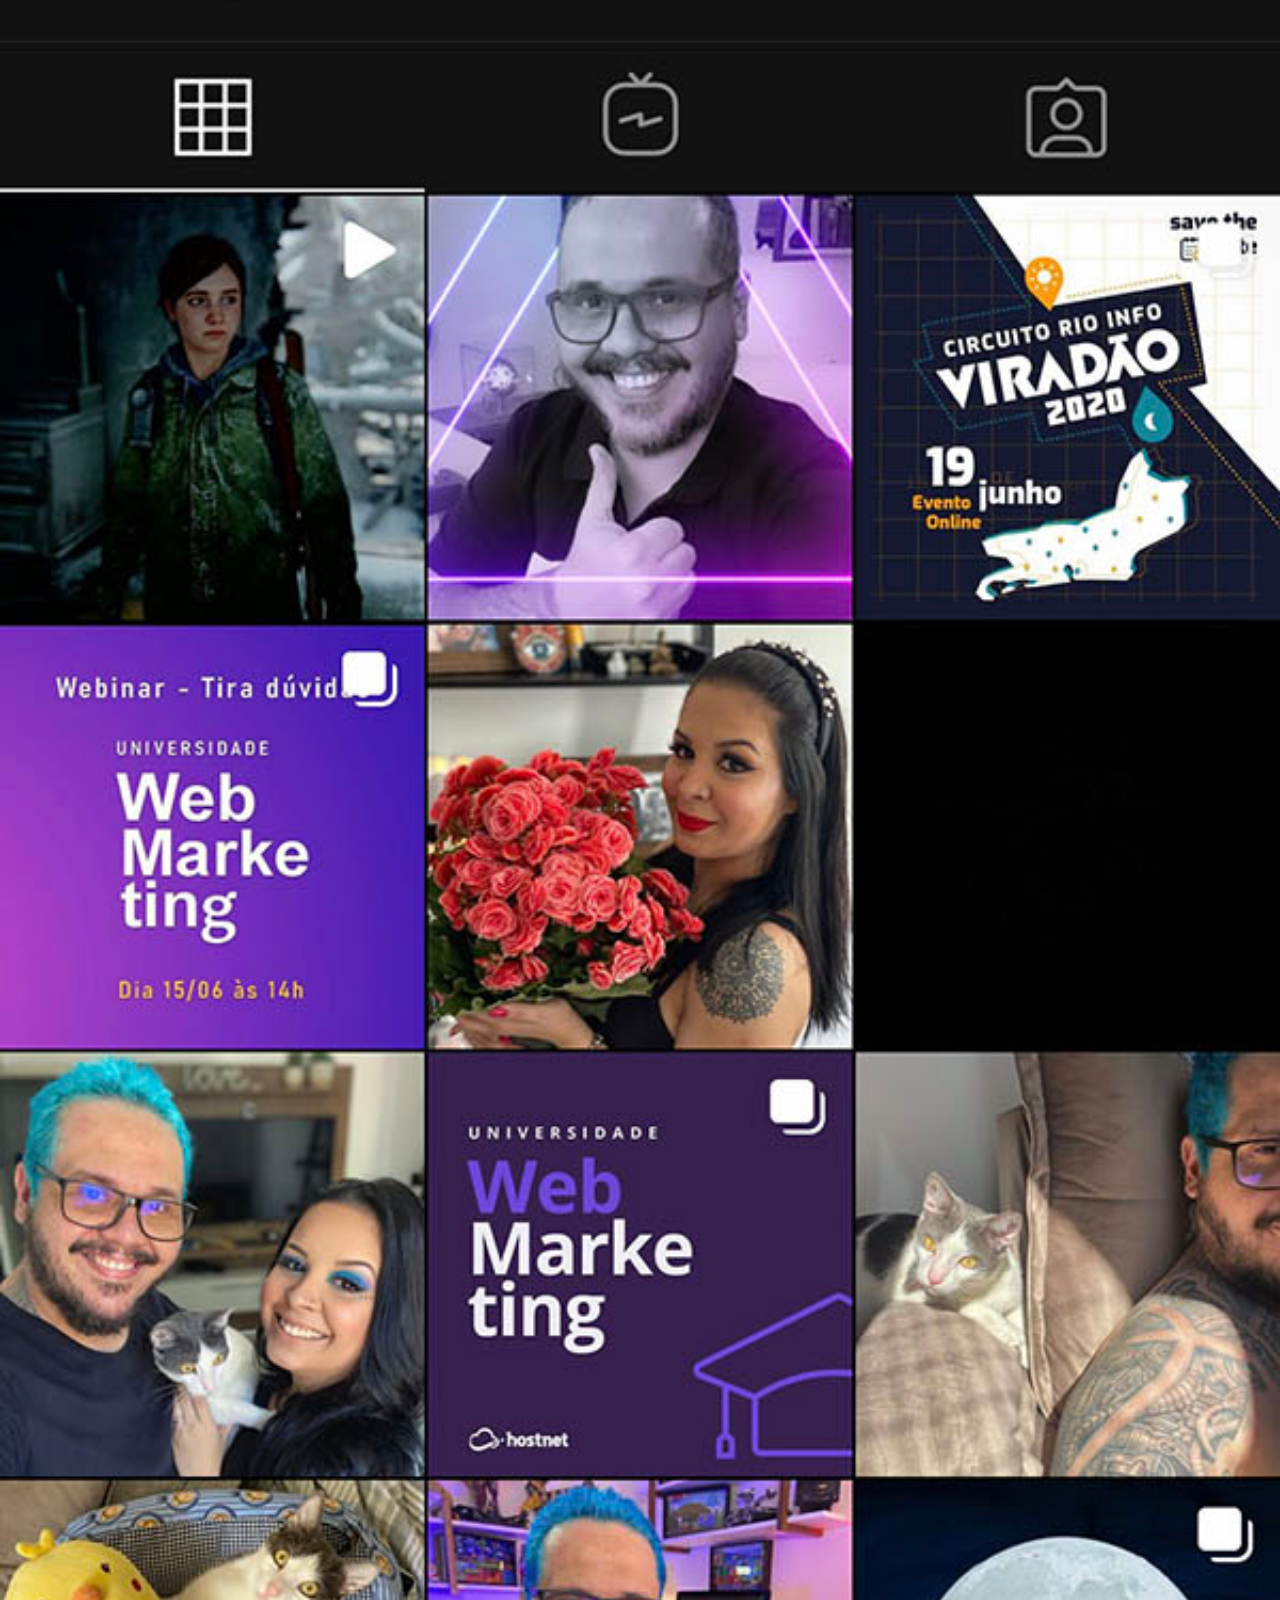
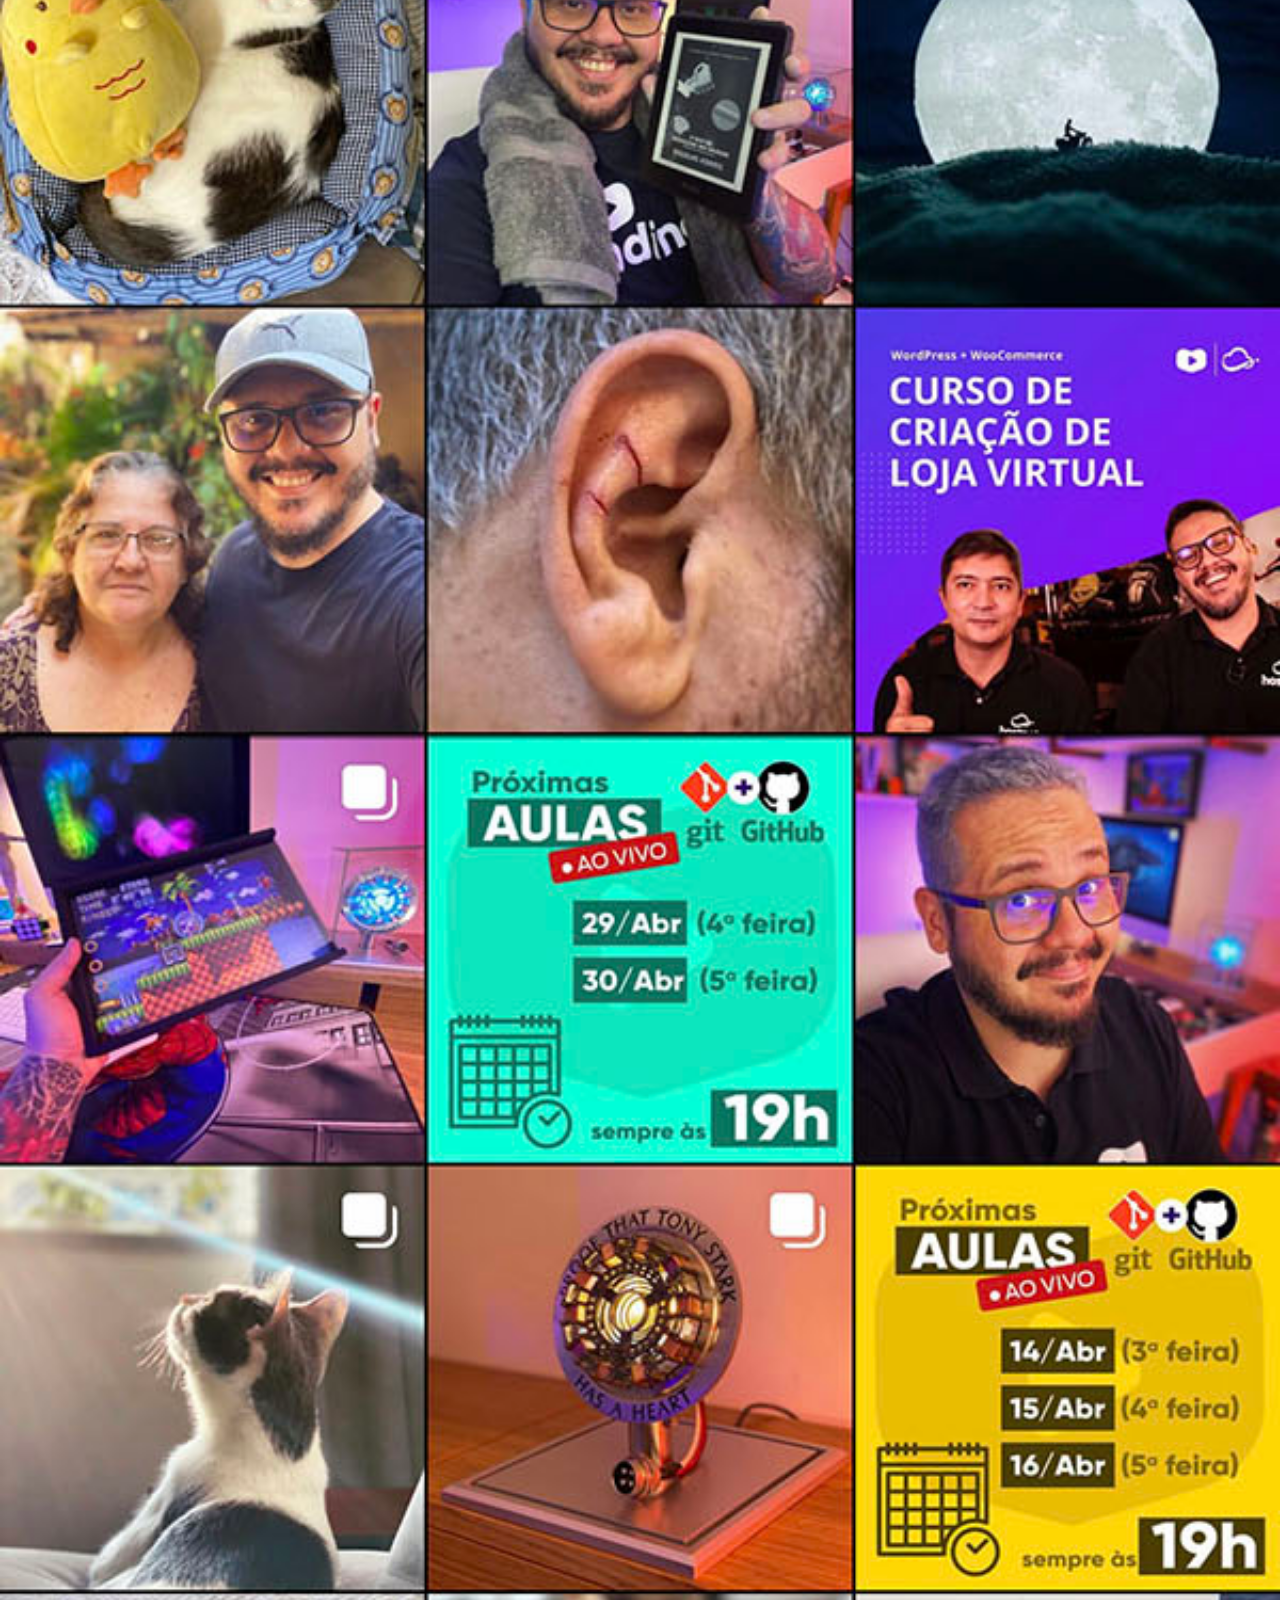
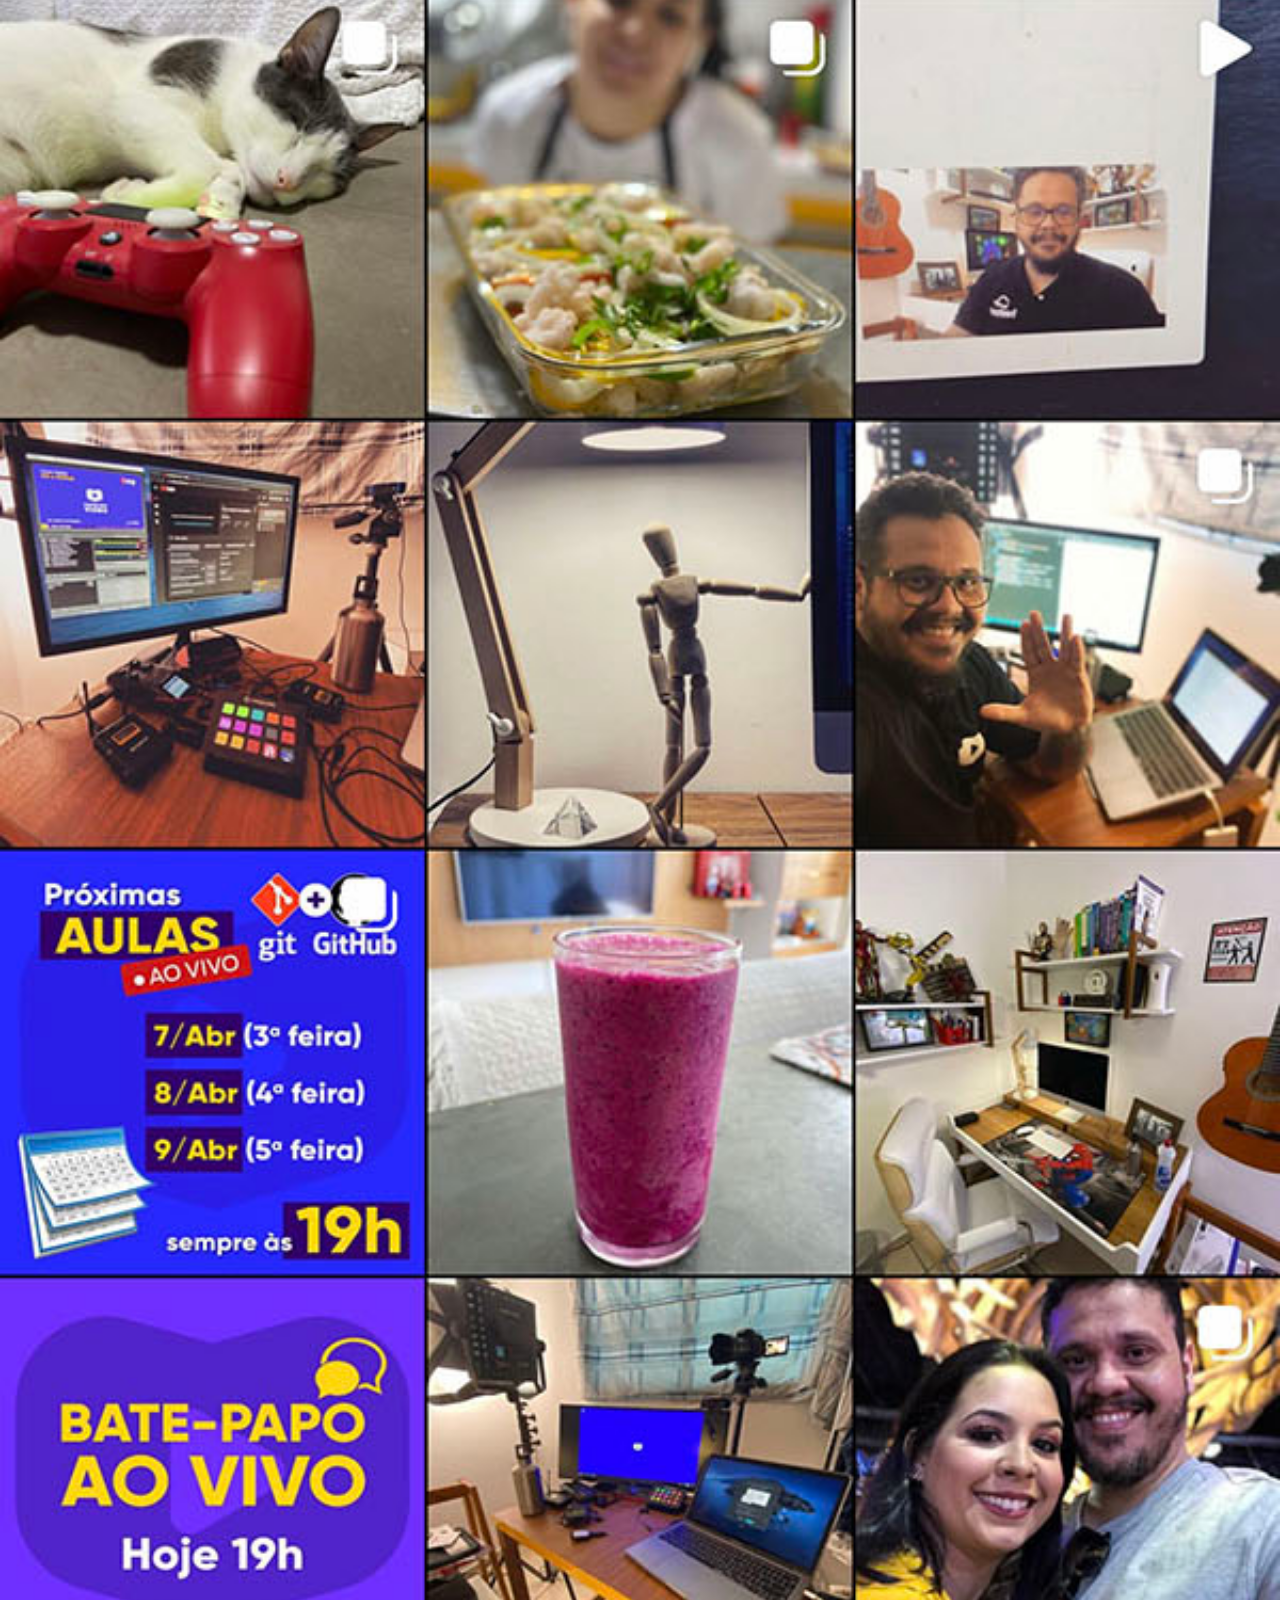
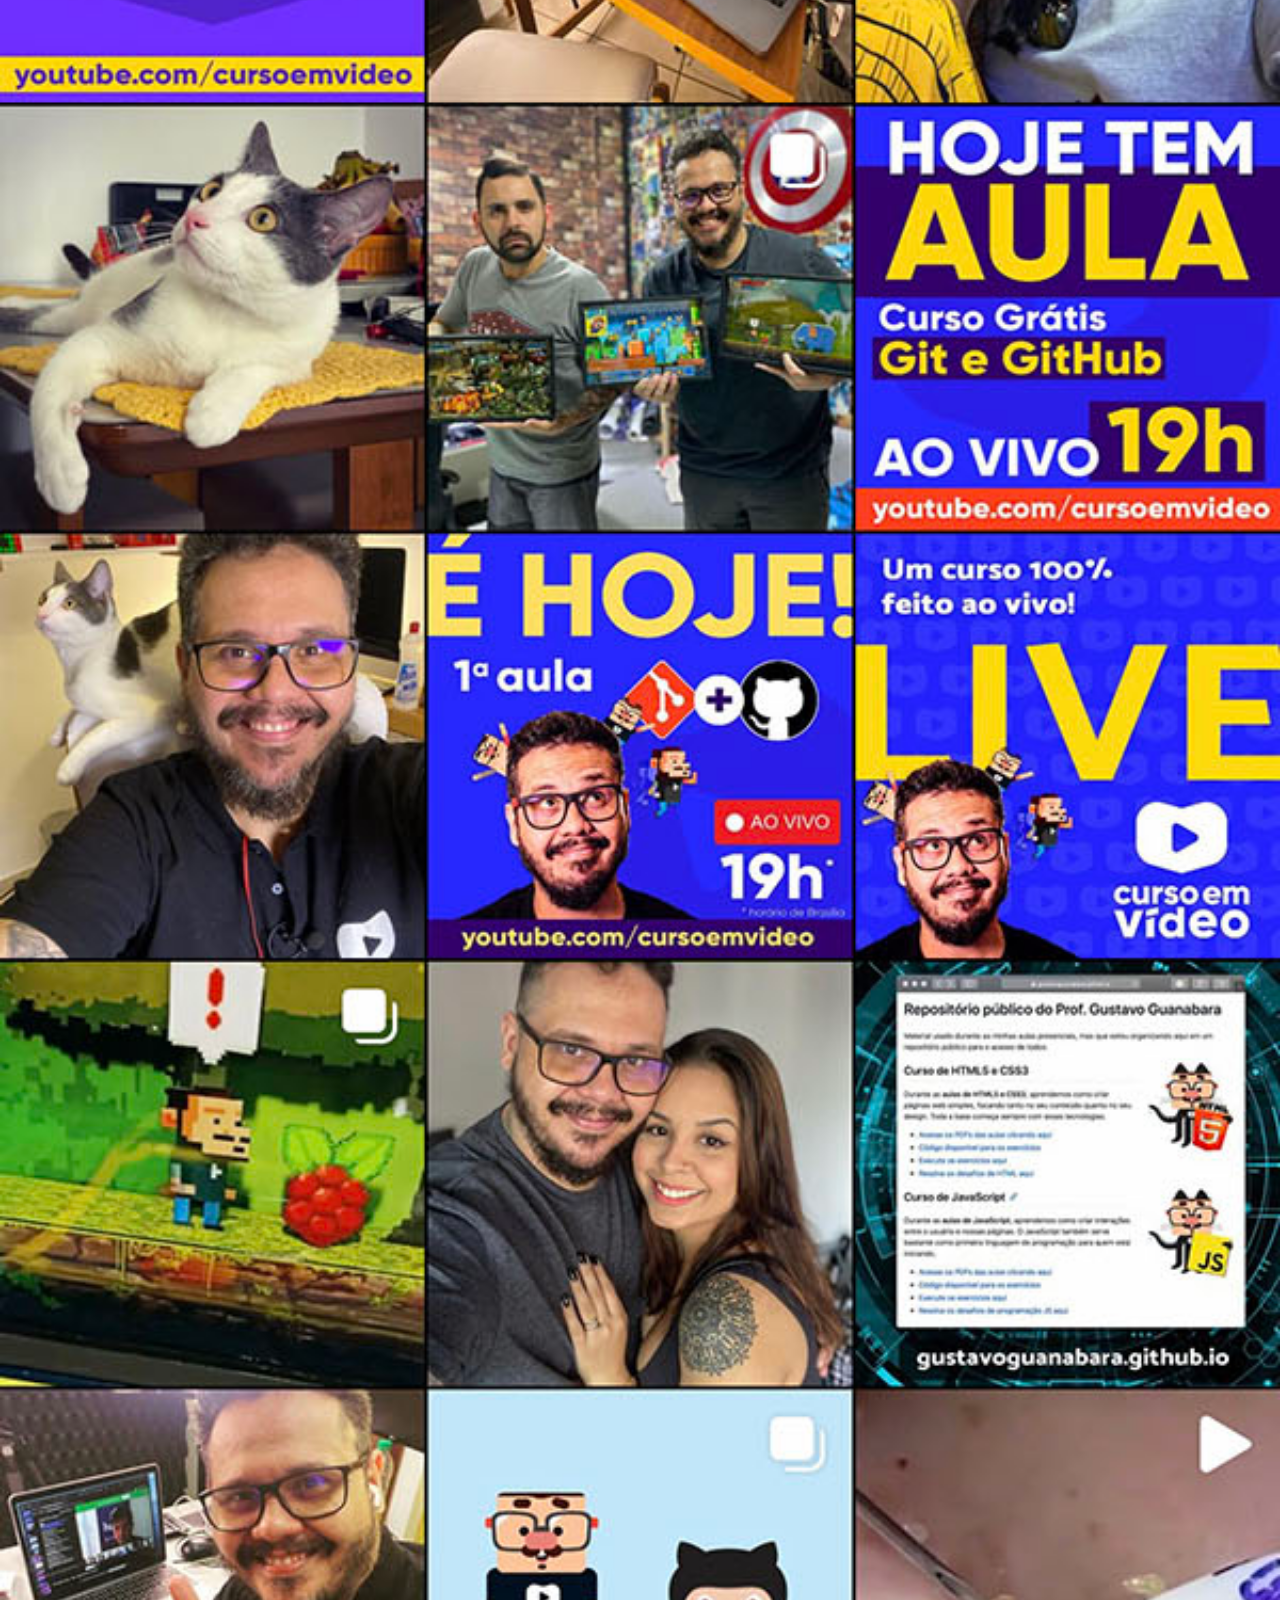
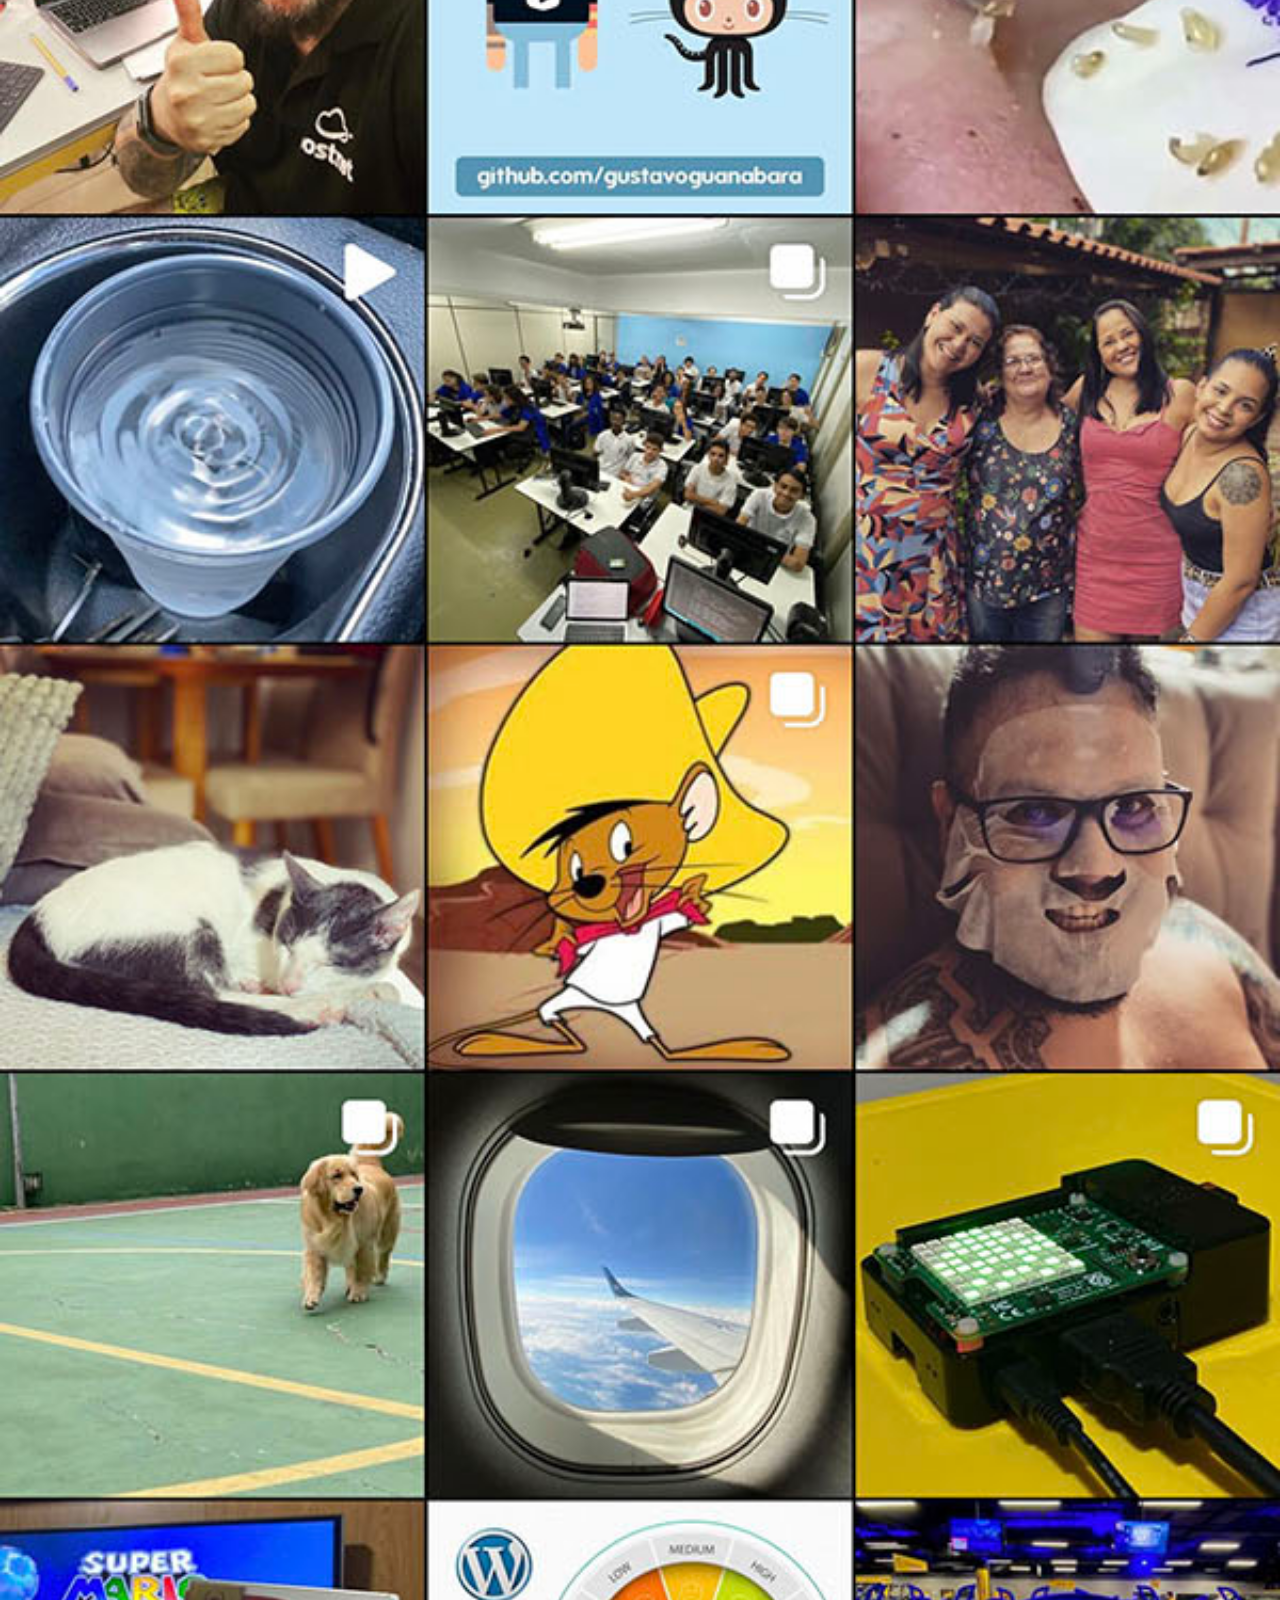
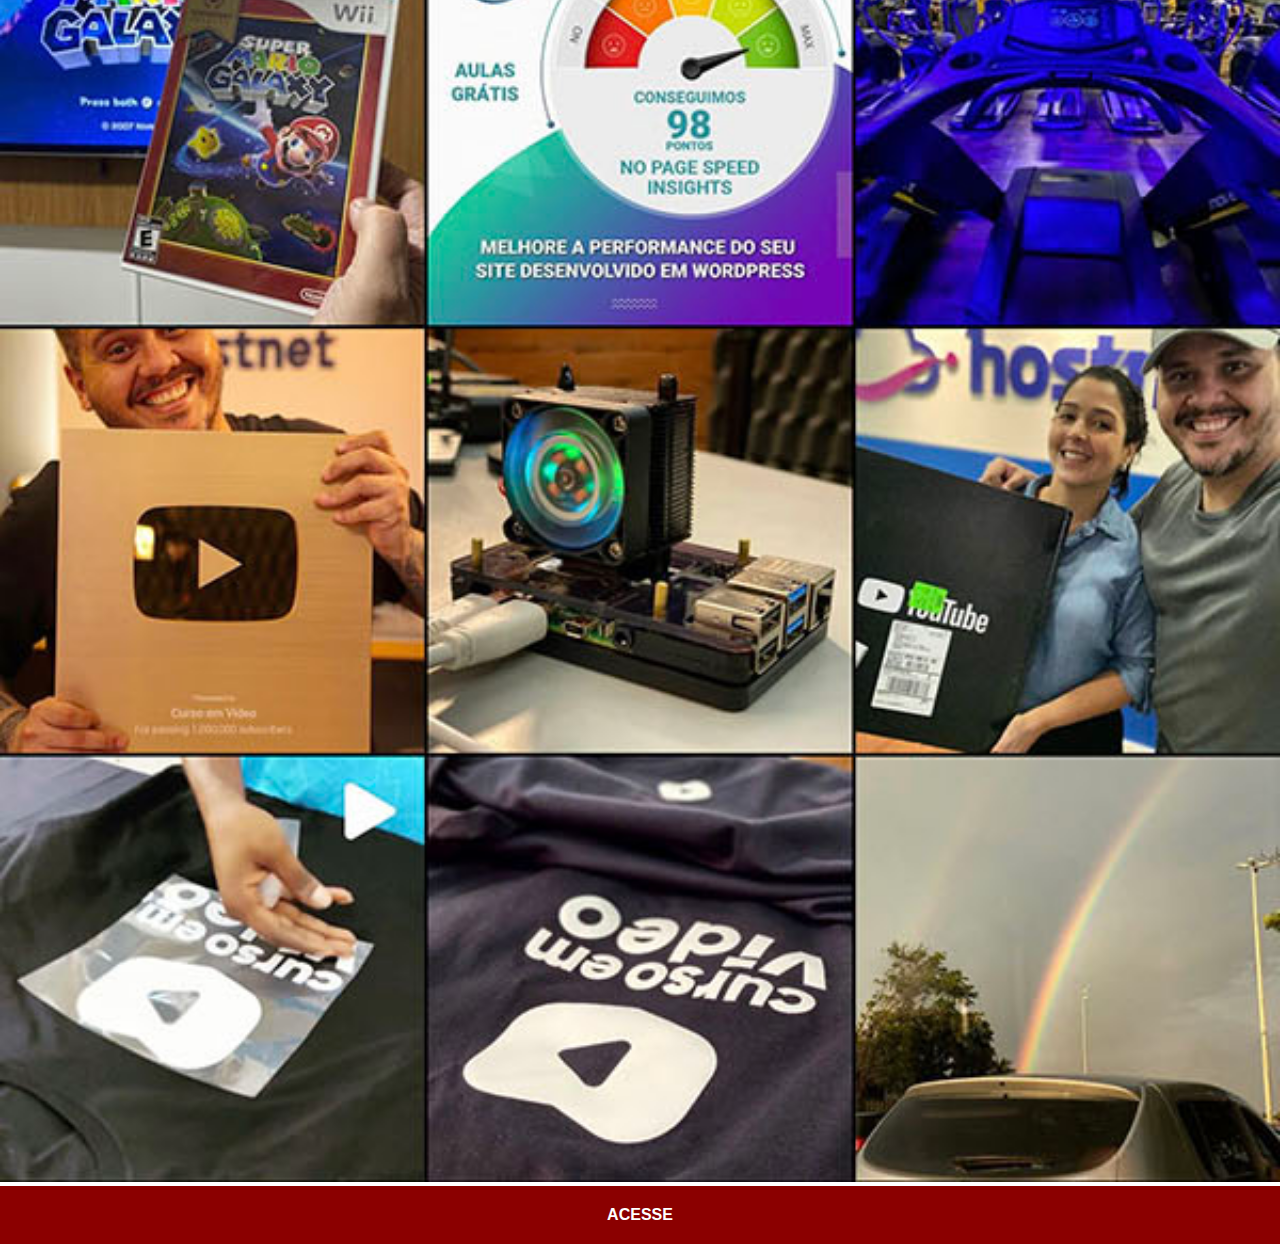
<file: instagram.html>
<!DOCTYPE html>
<html lang="pt-br">
<head>
    <meta charset="UTF-8">
    <meta name="viewport" content="width=device-width, initial-scale=1.0">
    <title>Instagram</title>
    <link rel="stylesheet" href="estilos/social.css">
</head>
<body>
    <img src="imagens/tela-instagram.jpg" alt="Instagram">
    <a href="https://instagram.com/cursoemvideo" target="_blank">ACESSE</a>
</body>
</html>
</file>
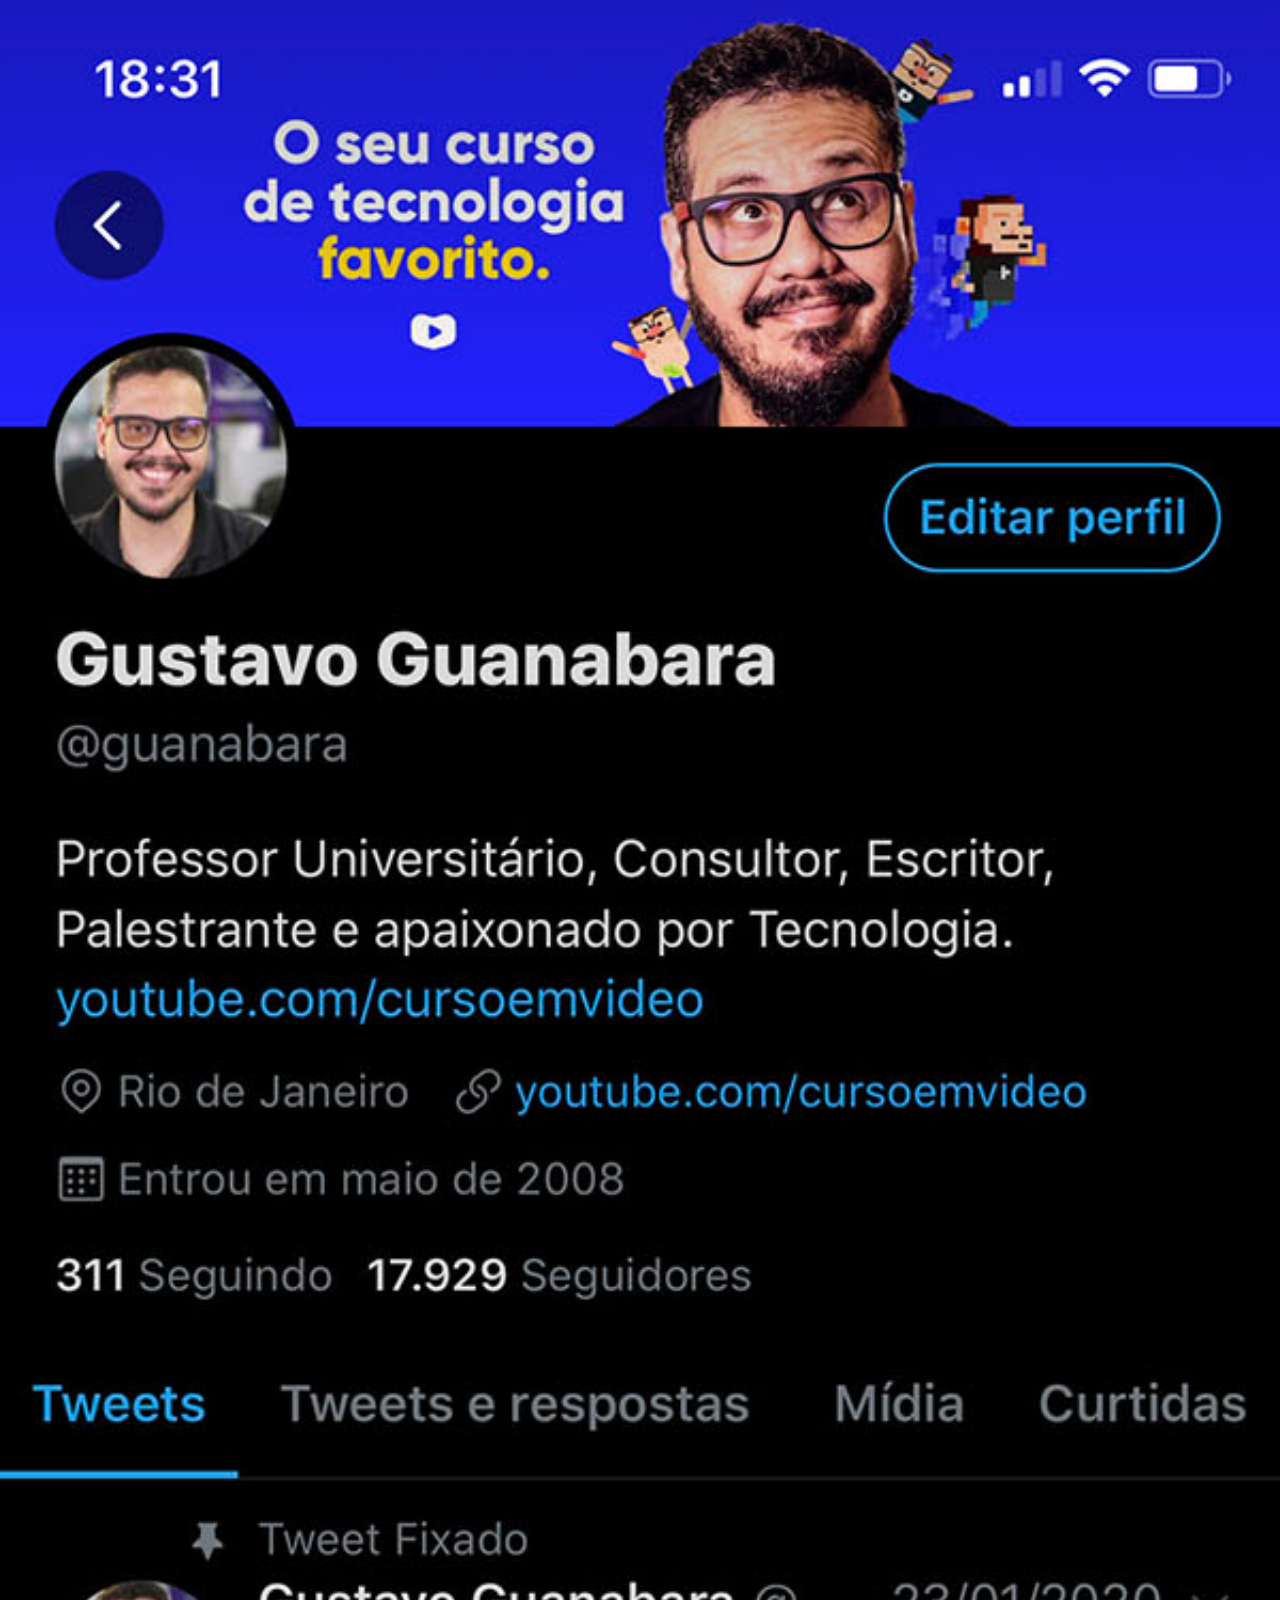
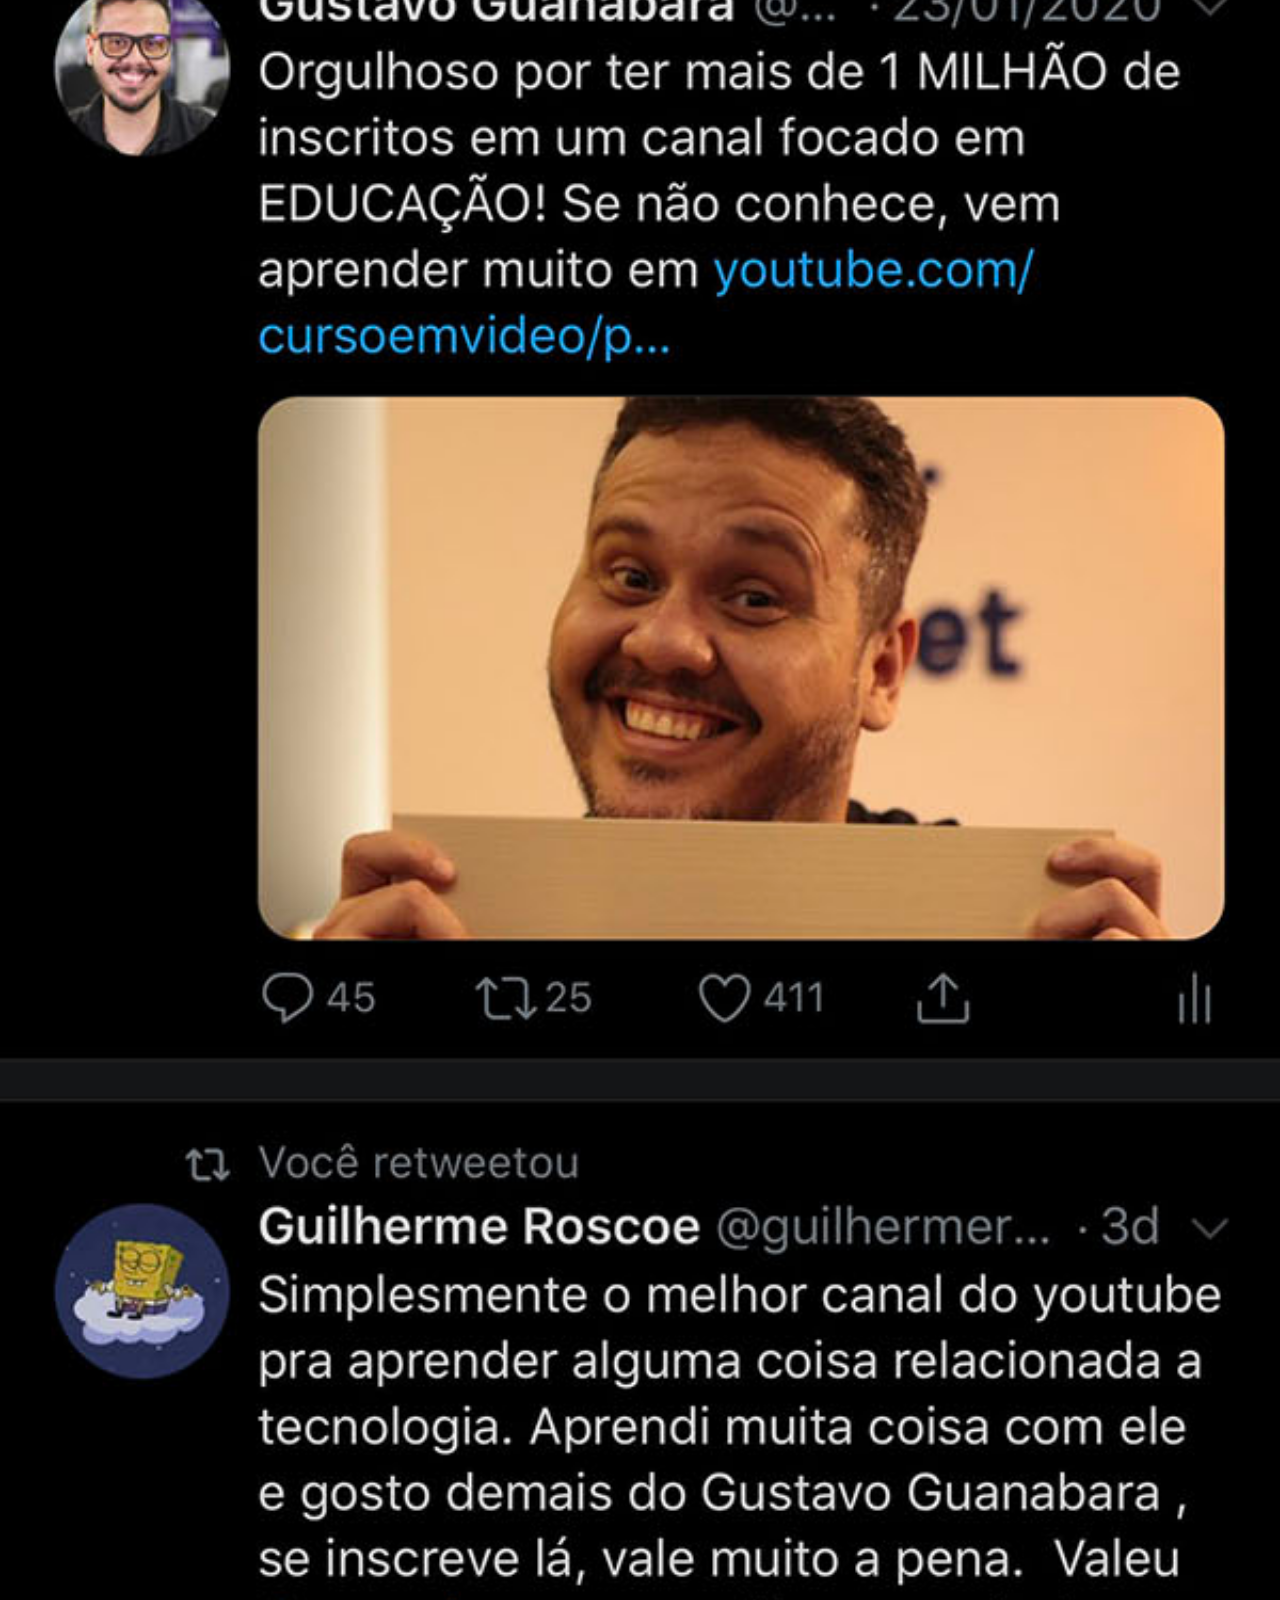
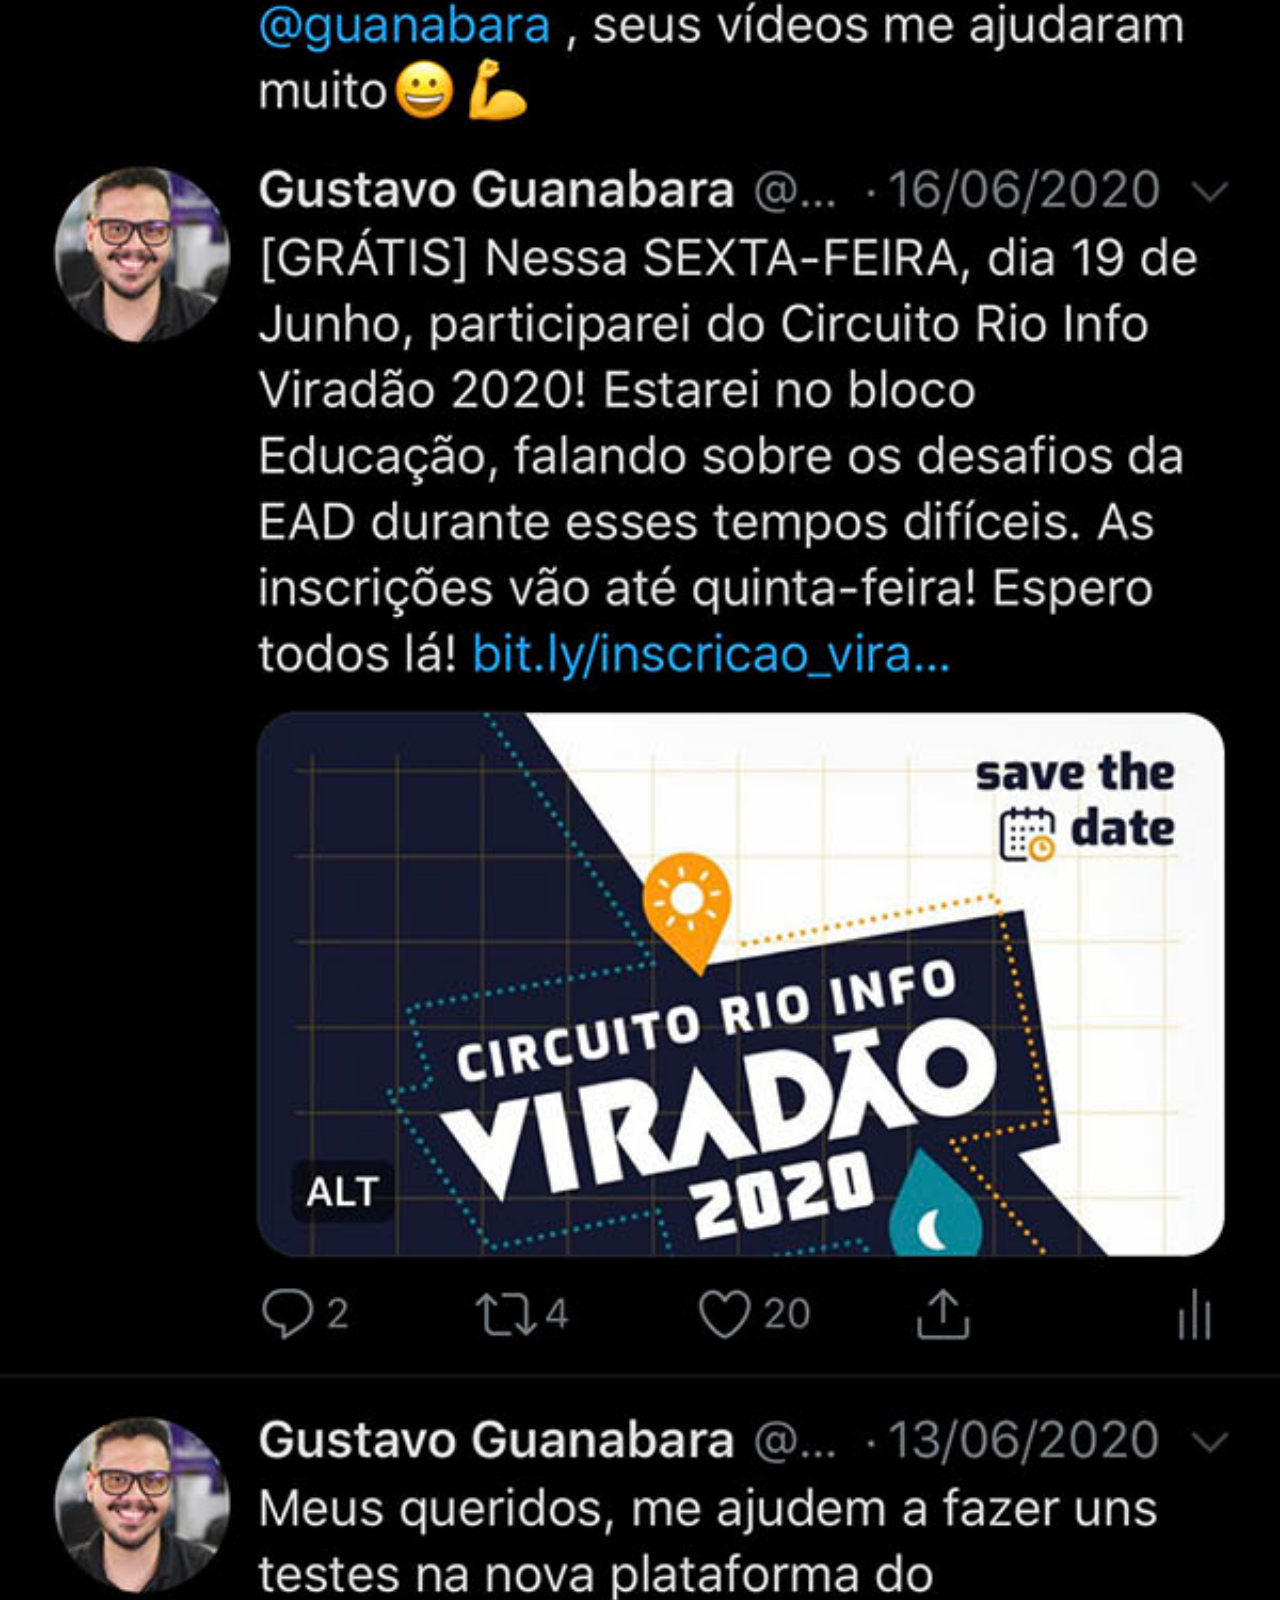
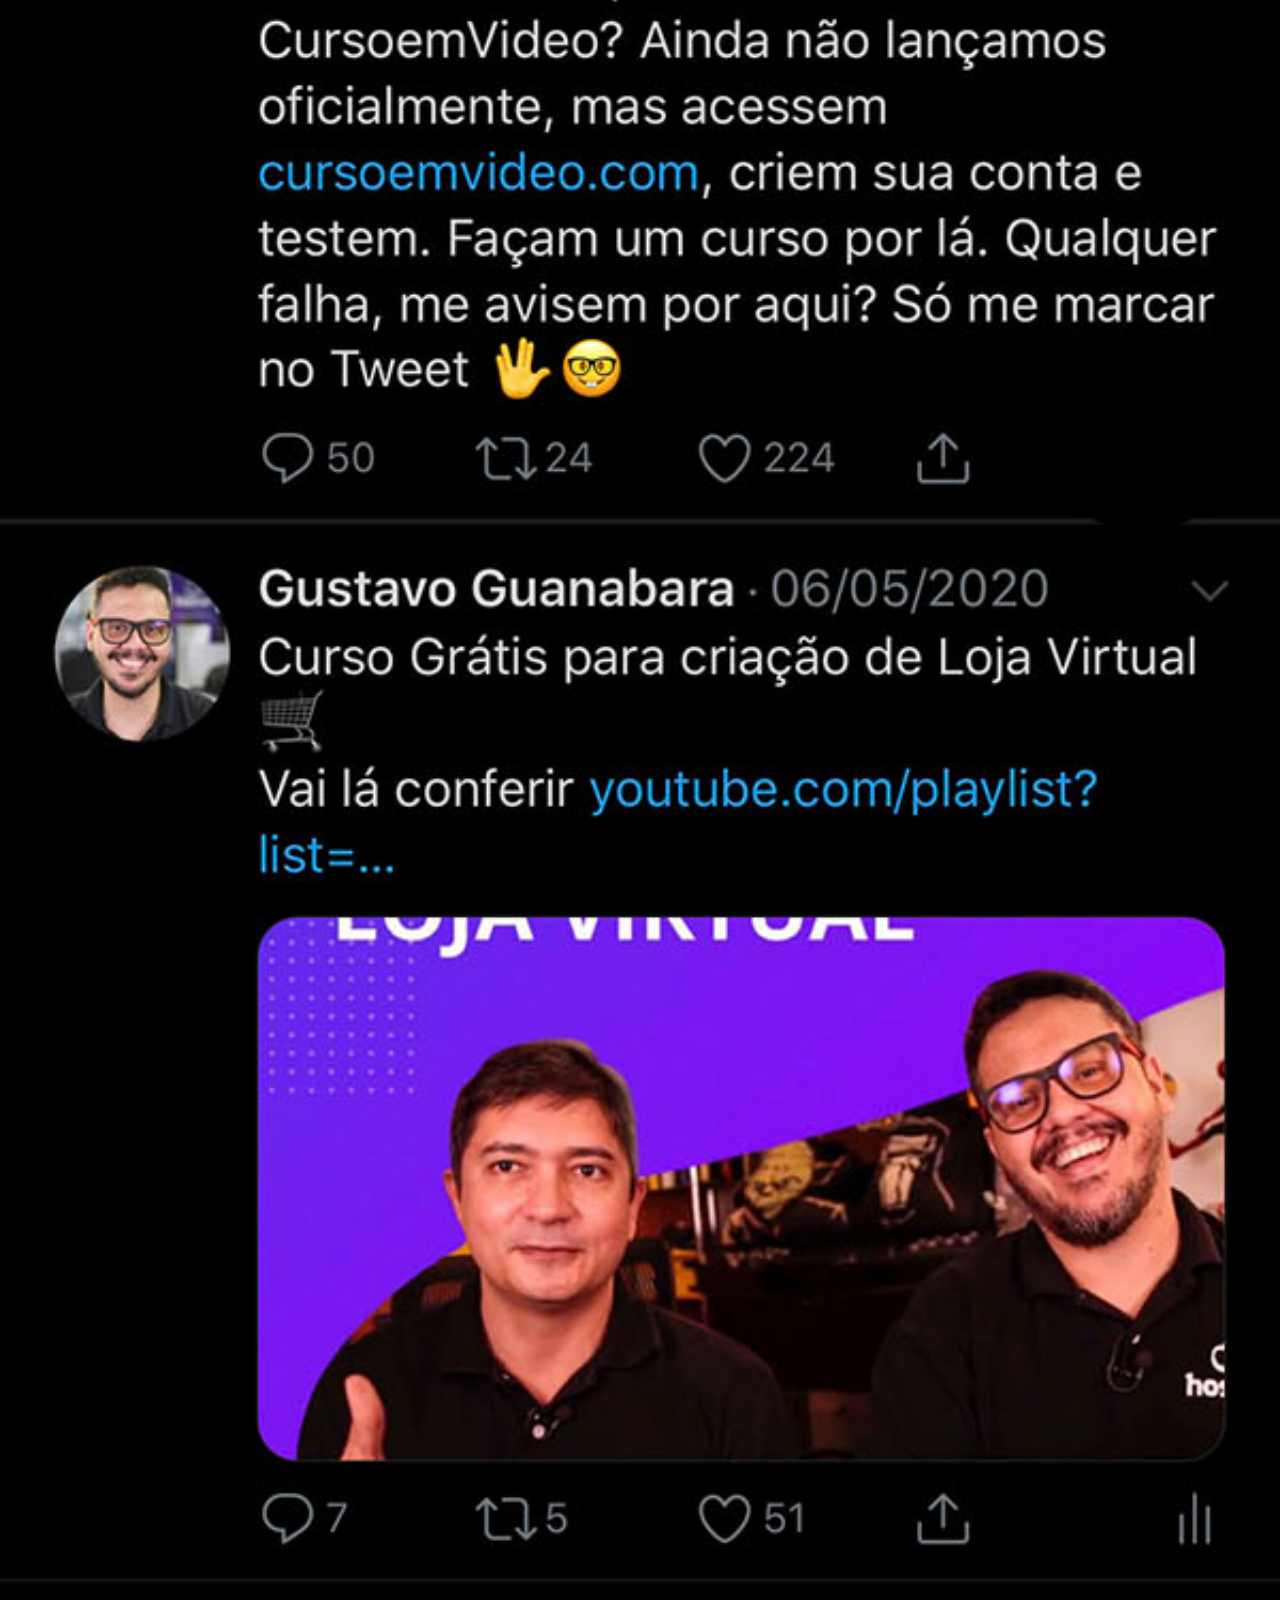
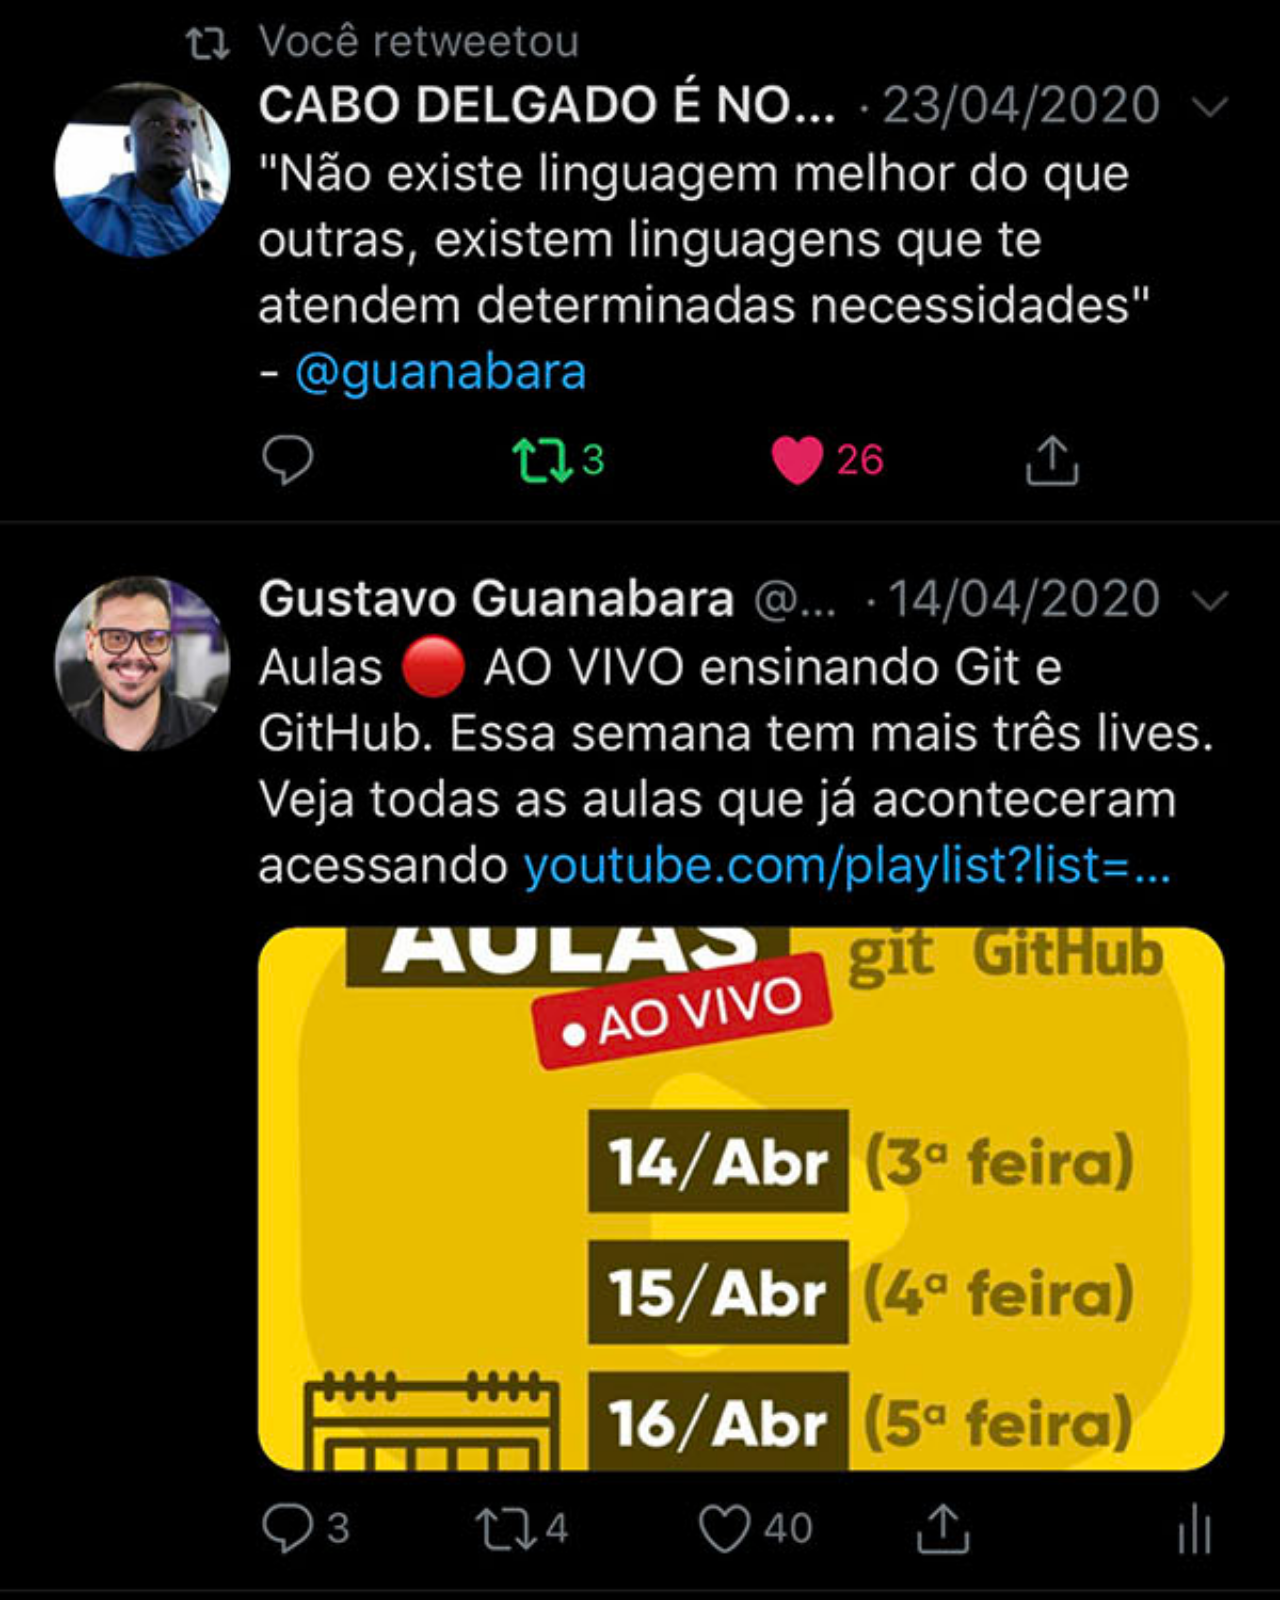
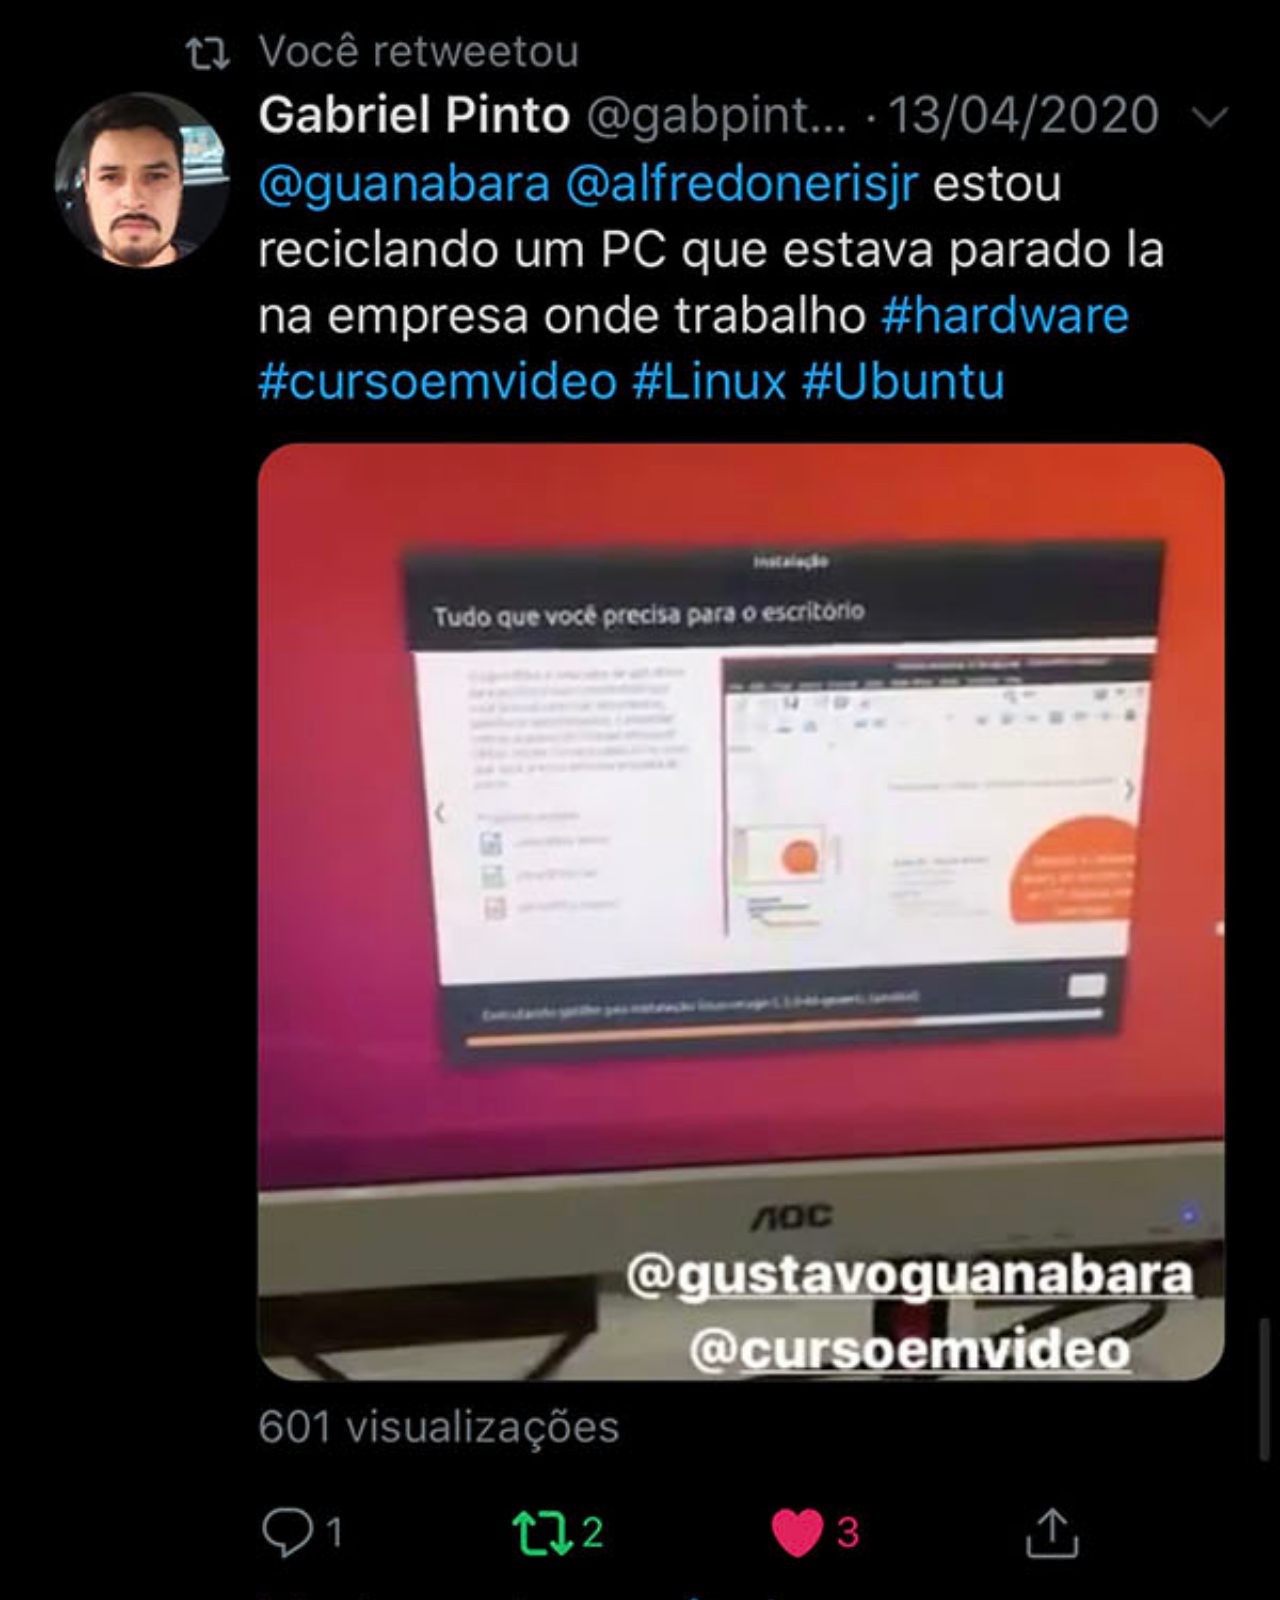
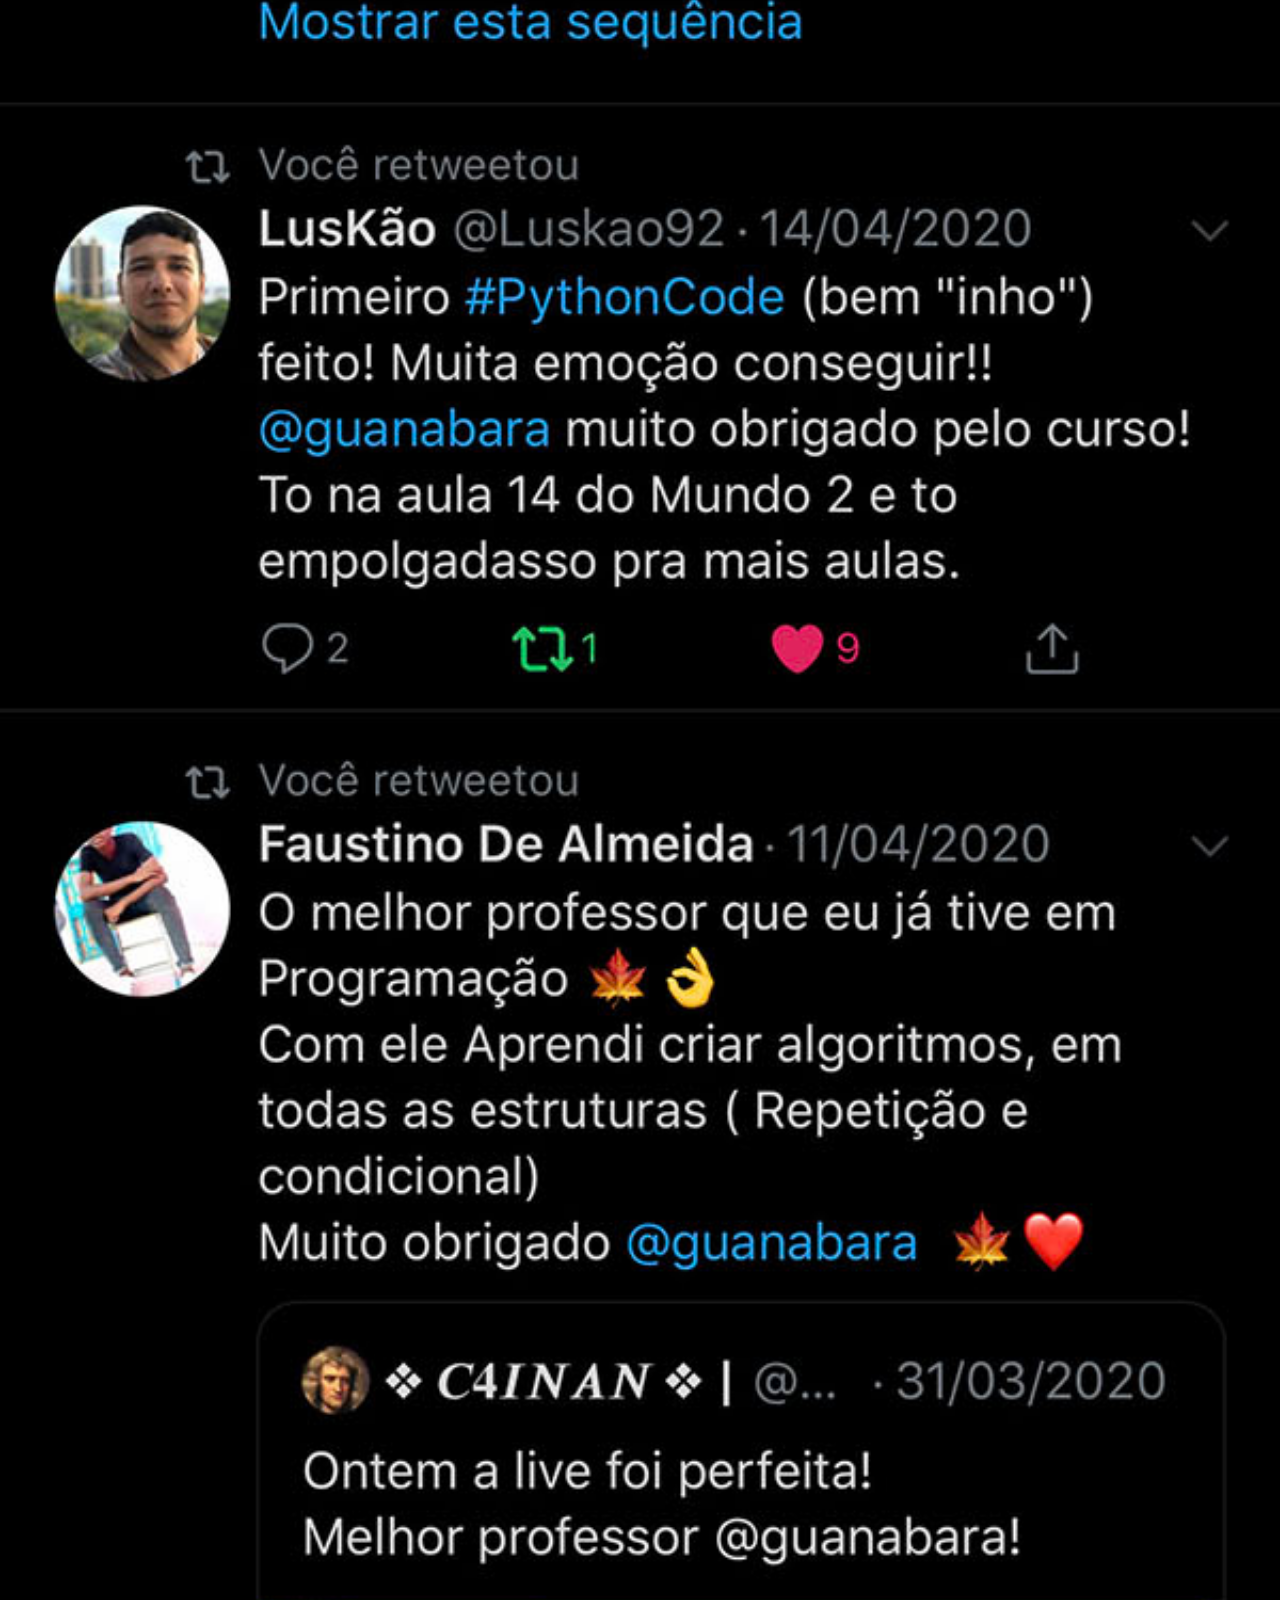
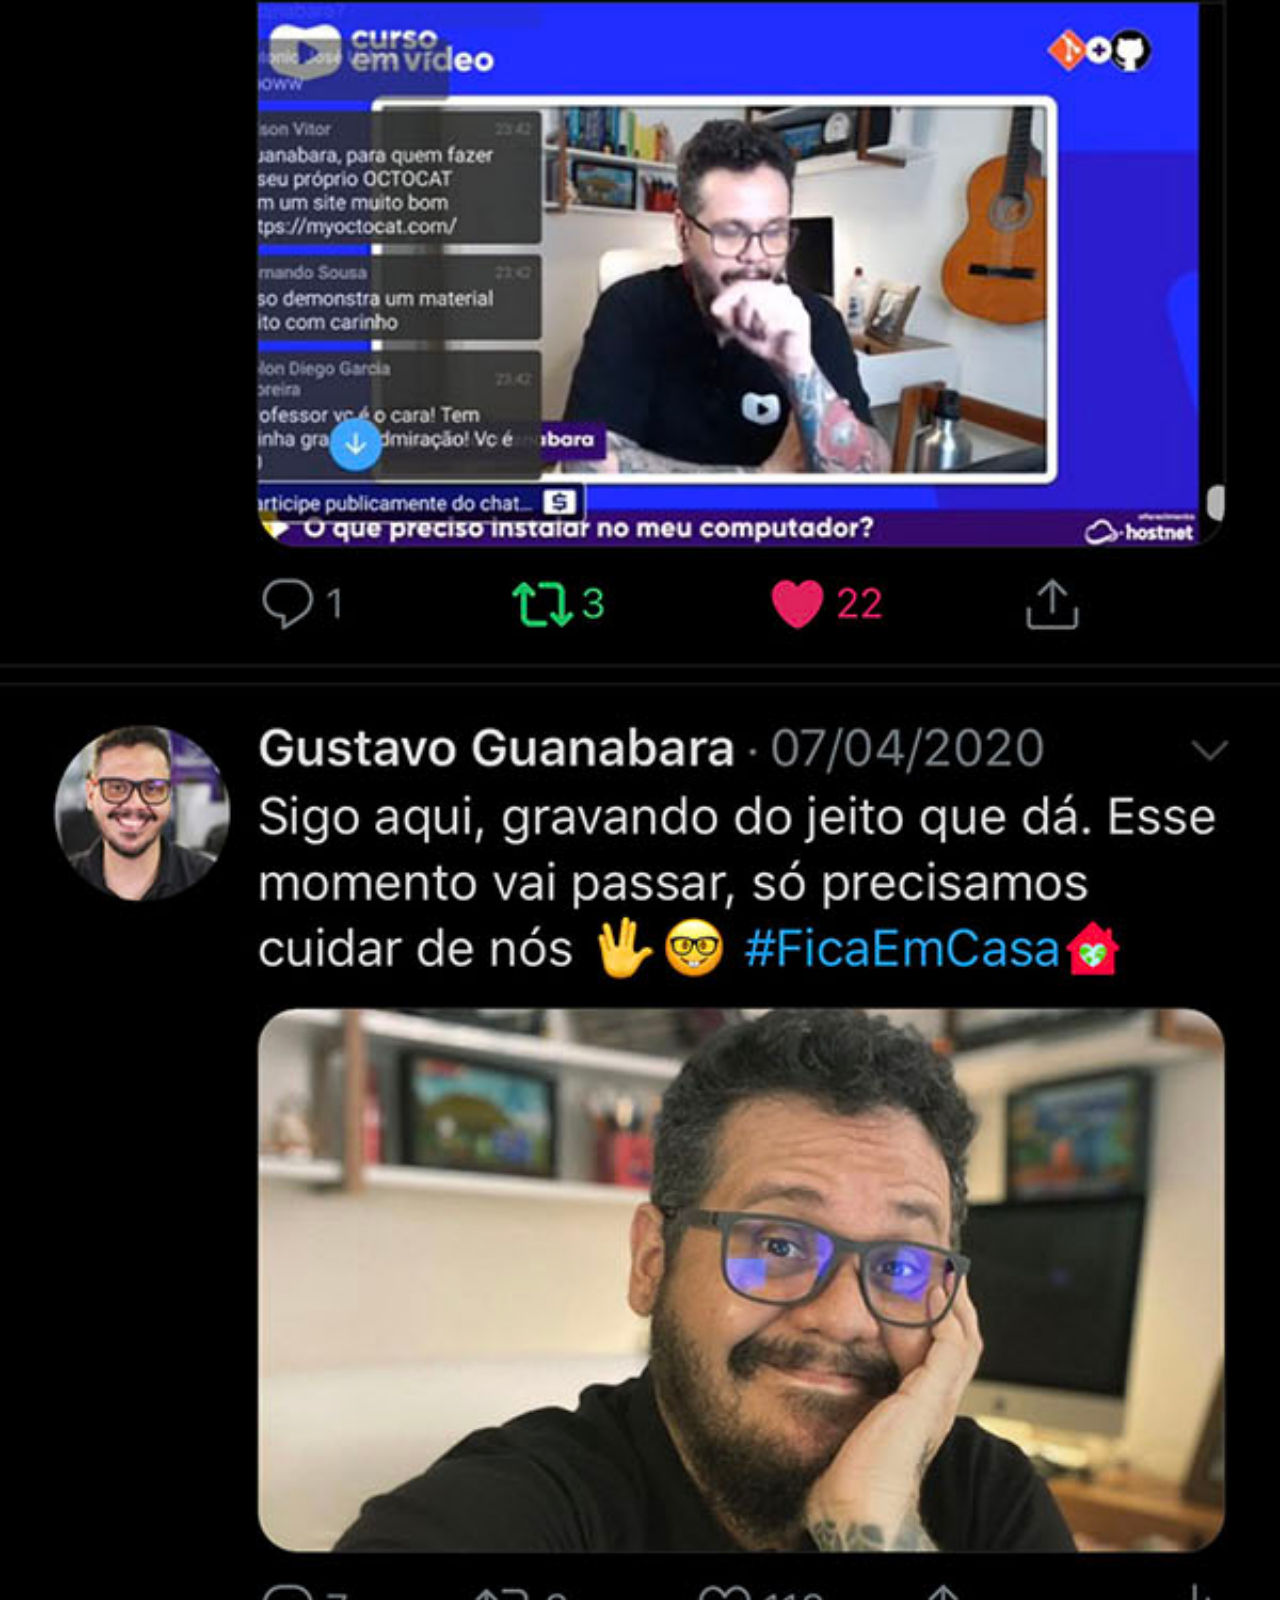
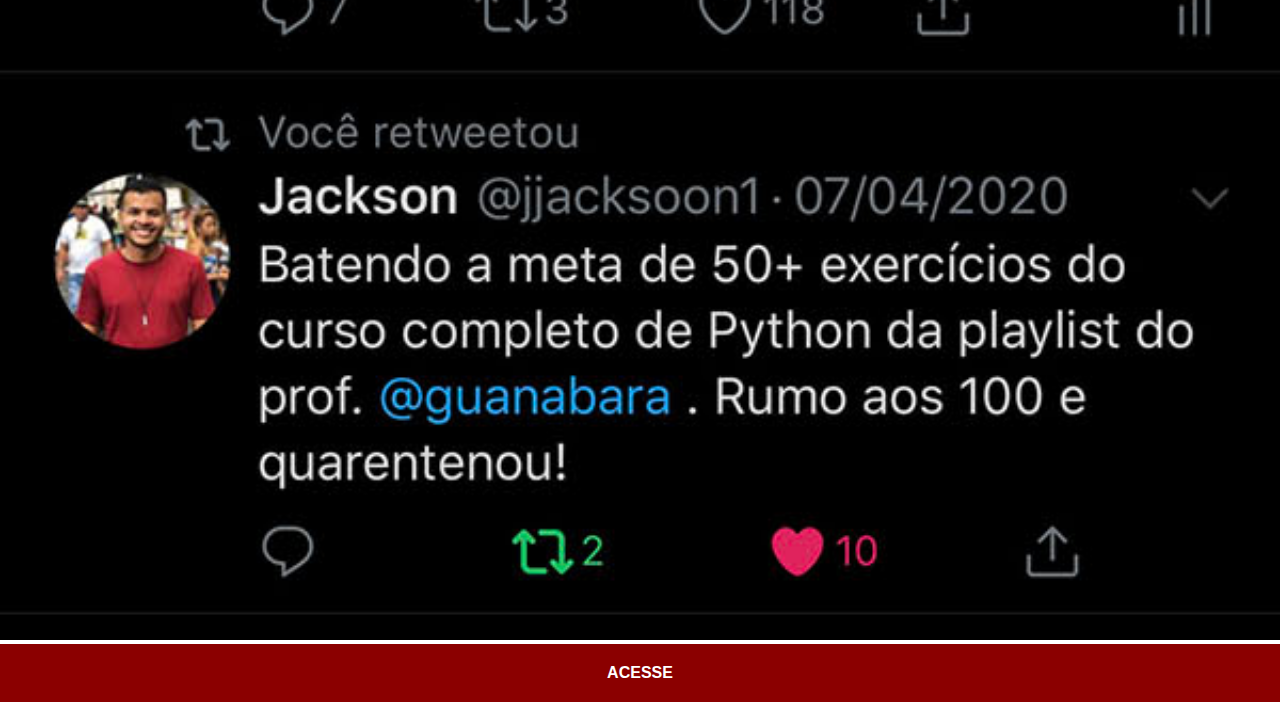
<file: twitter.html>
<!DOCTYPE html>
<html lang="pt-br">
<head>
    <meta charset="UTF-8">
    <meta name="viewport" content="width=device-width, initial-scale=1.0">
    <title>Twitter</title>
    <link rel="stylesheet" href="estilos/social.css">
</head>
<body>
    <img src="imagens/tela-twitter.jpg" alt="Twitter">
    <a href="https://x.com/guanabara" target="_blank">ACESSE</a>
</body>
</html>
</file>
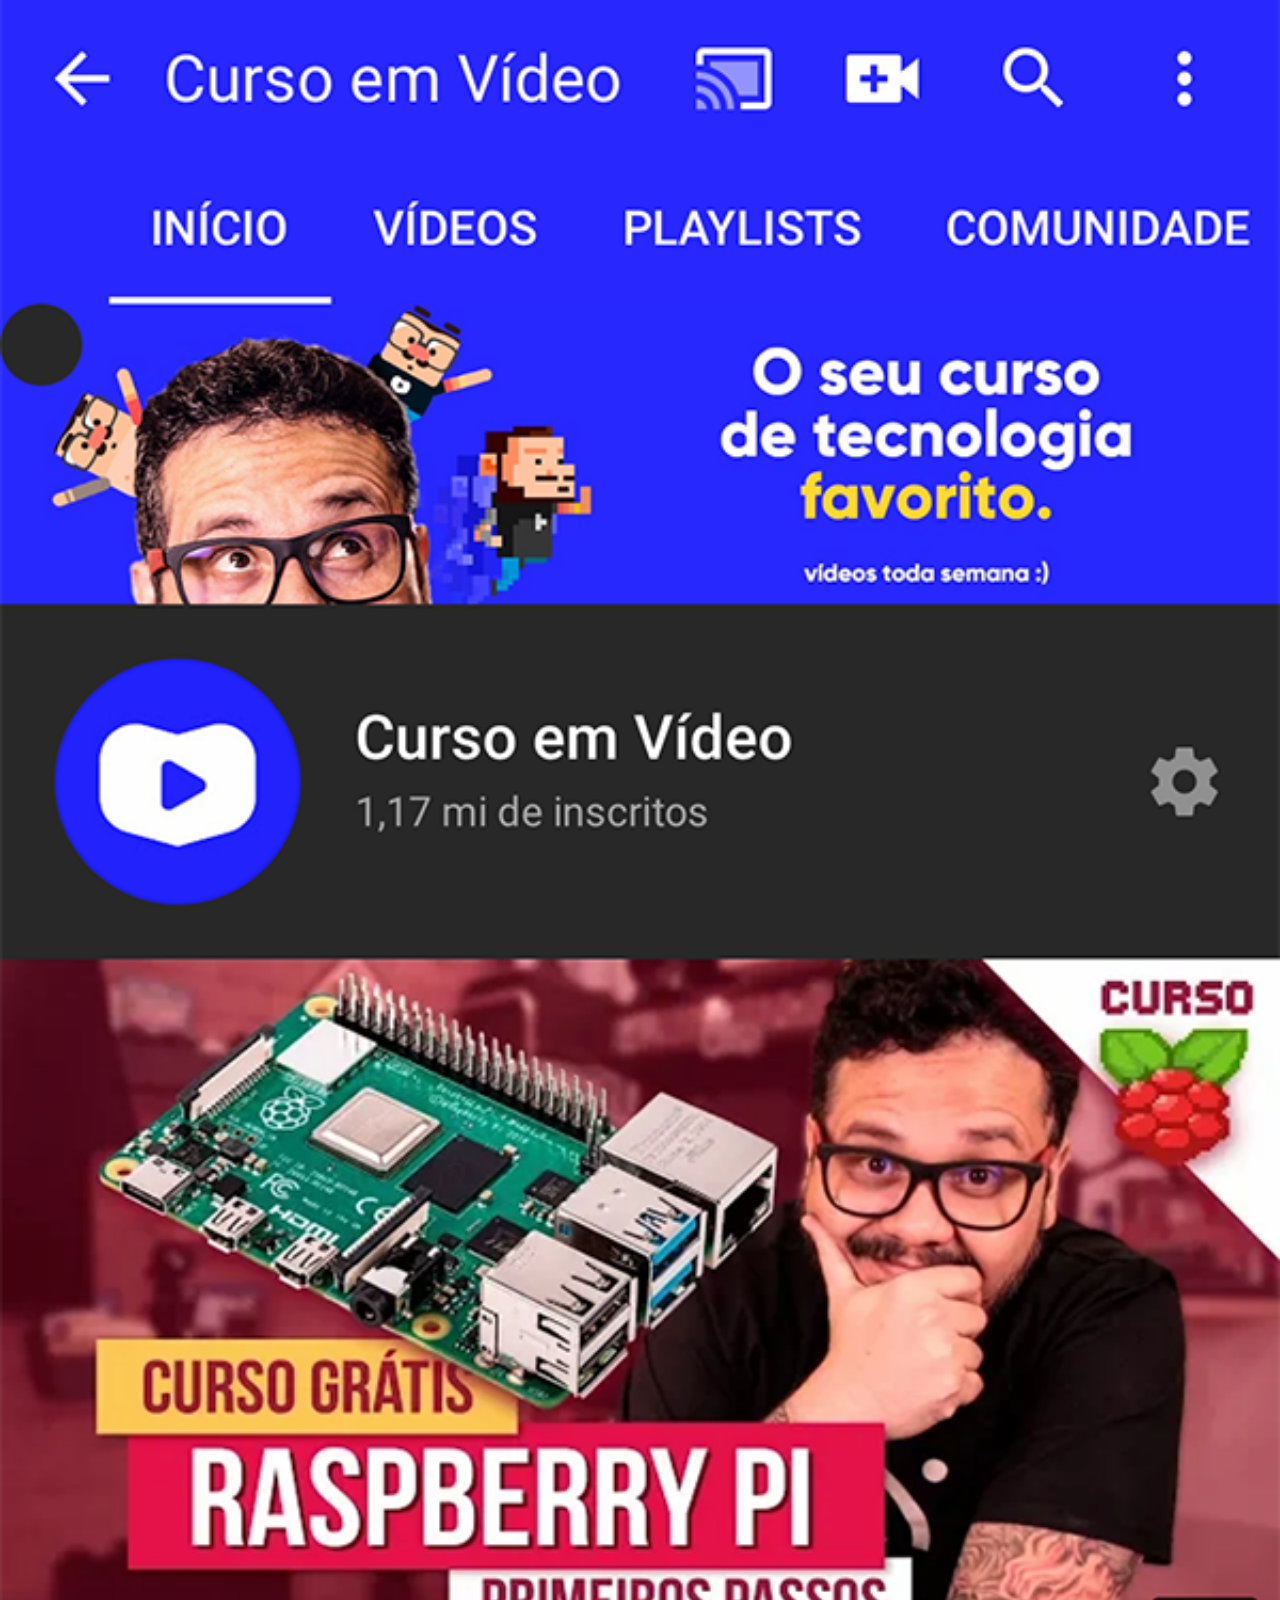
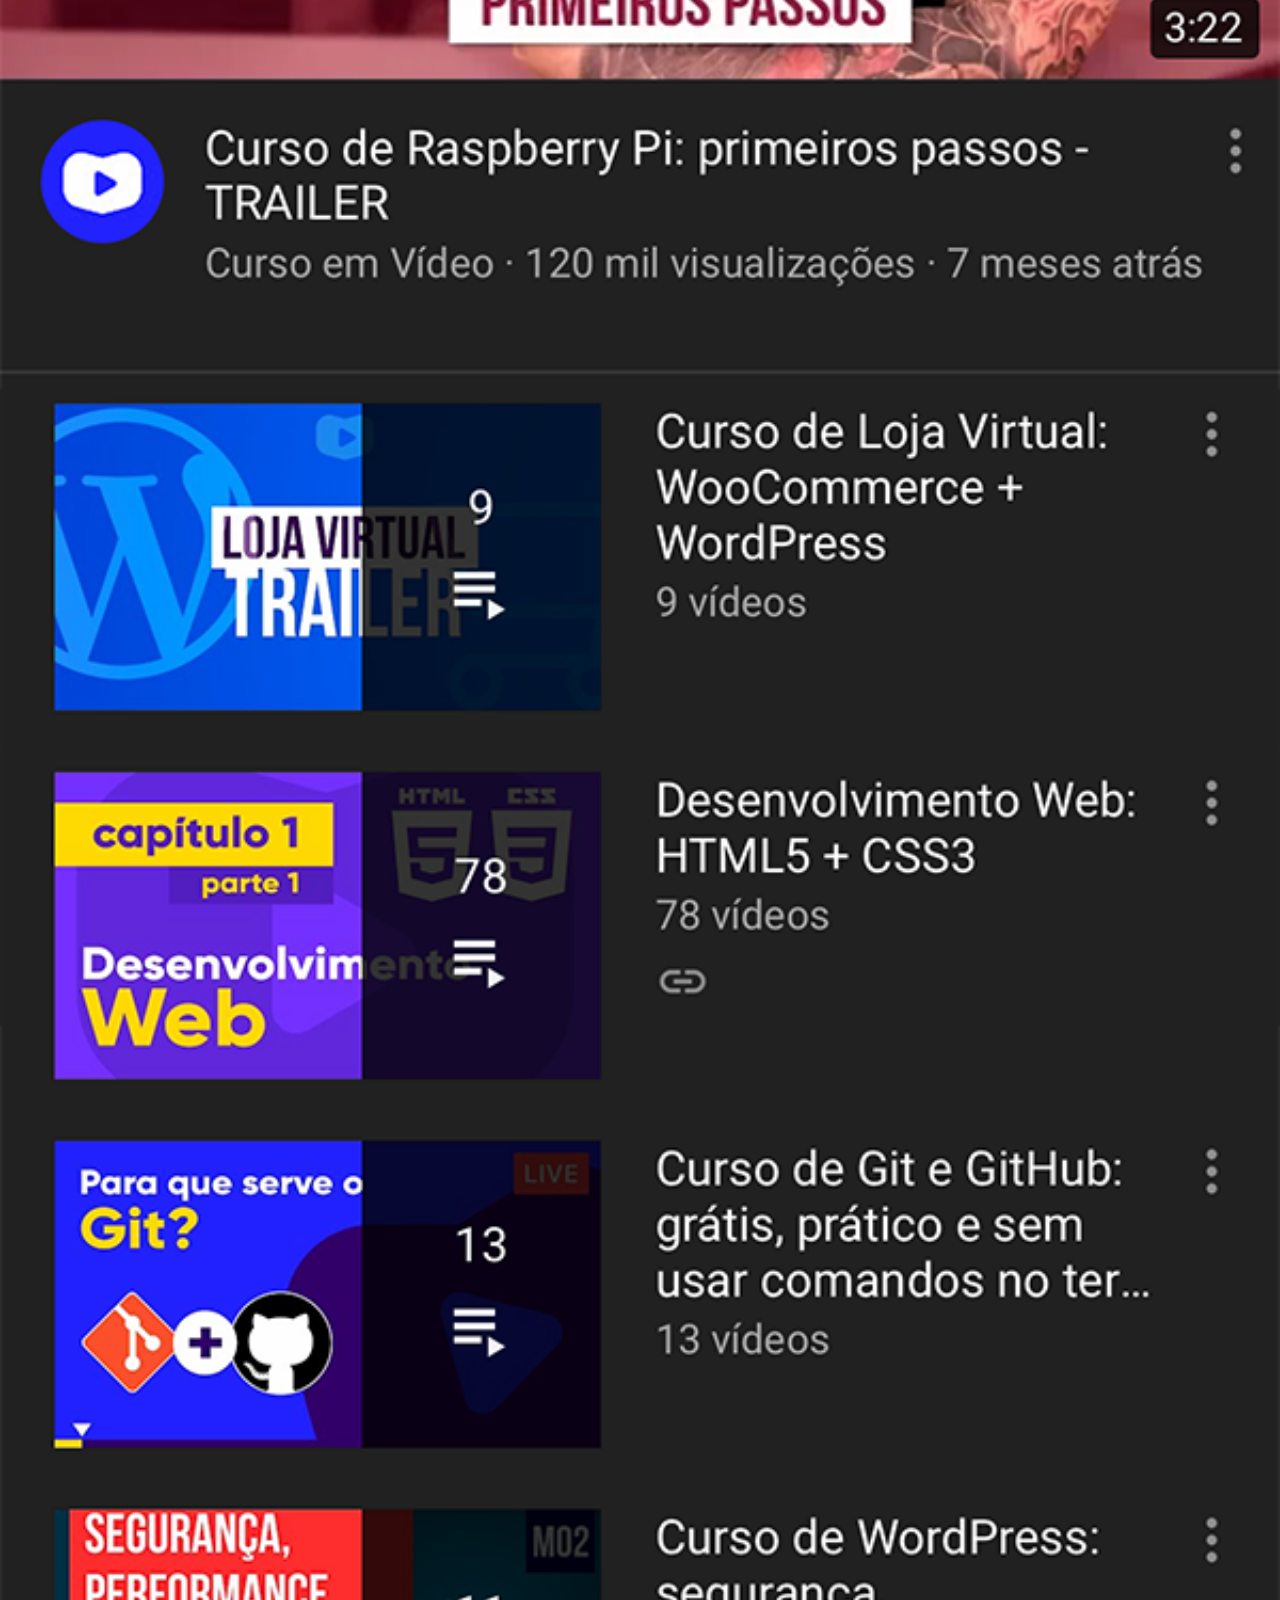
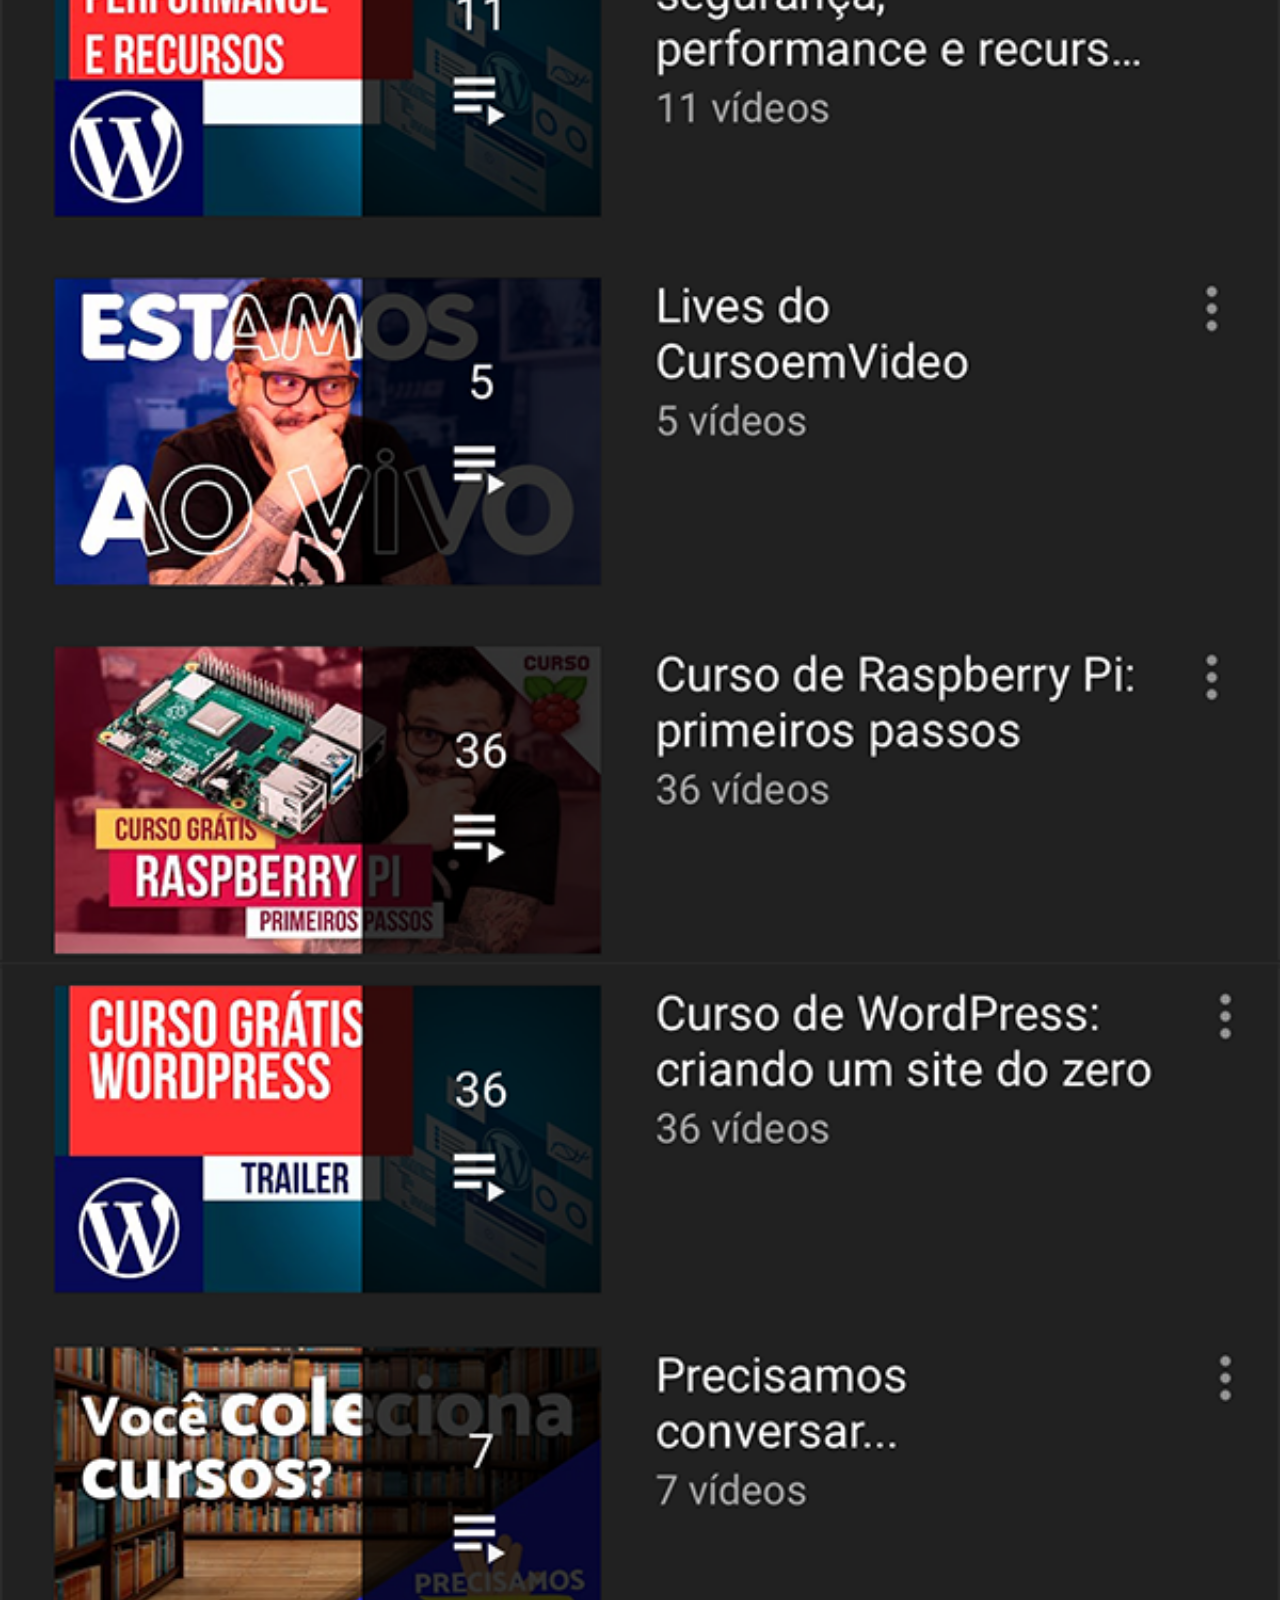
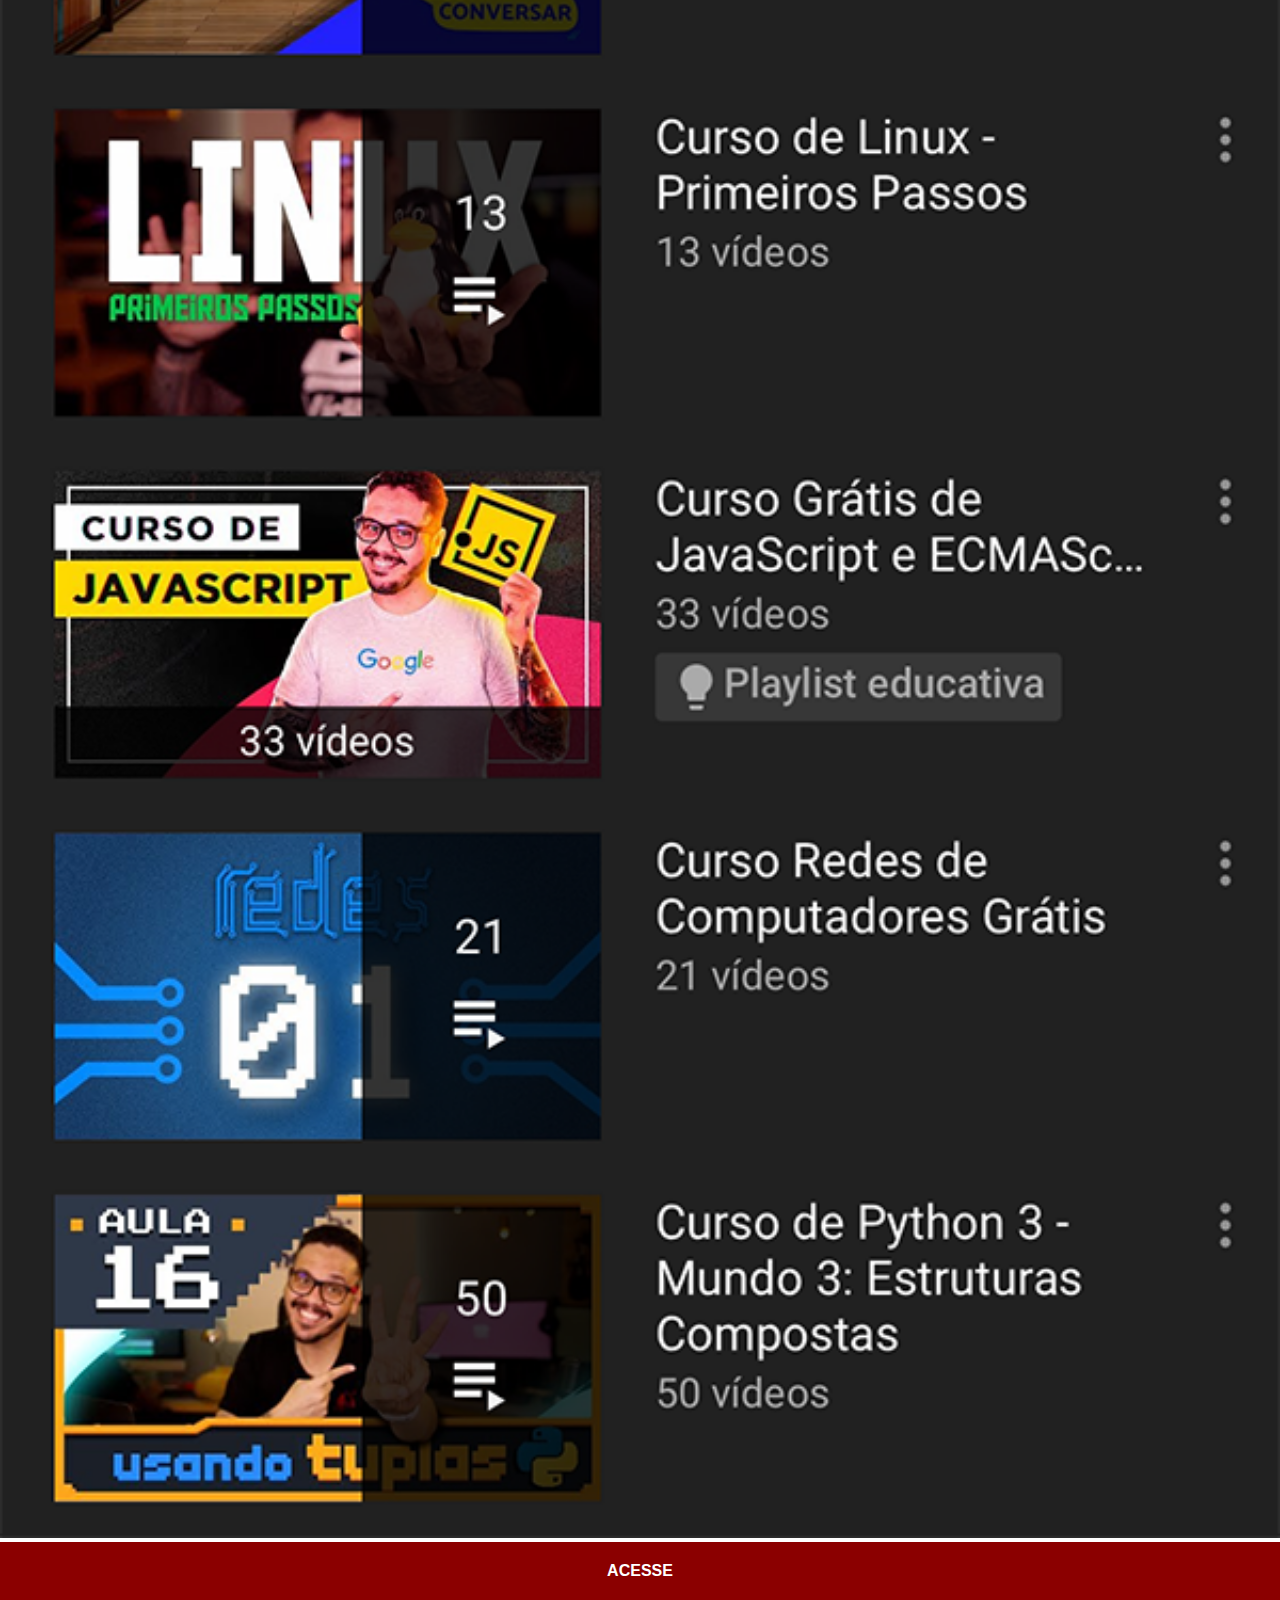
<file: youtube.html>
<!DOCTYPE html>
<html lang="pt-br">
<head>
    <meta charset="UTF-8">
    <meta name="viewport" content="width=device-width, initial-scale=1.0">
    <title>Youtube</title>
    <link rel="stylesheet" href="estilos/social.css">
</head>
<body>
    <img src="imagens/tela-youtube.png" alt="Youtube">
    <a href="https://youtube.com/cursoemvideo" target="_blank">ACESSE</a>
</body>
</html>
</file>
<file: estilos/style.css>
@charset "UTF-8";

* {
    margin: 0px;
    padding: 0px;
    font-family: Arial, Helvetica, sans-serif;
}

html, body {
    height: 100vh;
    width: 100vw;
    background-color: black;
}

body {
    background: url('../imagens/fundo-madeira.jpg') no-repeat top center;
    background-size: cover;
    background-attachment: fixed;
}

main {
    height: 100vh;
    position: relative;
}

section#telefone {
    position: absolute;
    top: 50%;
    left: 50%;
    transform: translate(-50%, -50%);

    height: 627px;
    width: 311px;
    background: url('../imagens/frame-iphone.png') no-repeat;
}

iframe#tela {
    position: relative;
    top: 80px;
    left: 22px;
    width: 267px;
    height: 471px;
}

section#redes-sociais {
    text-align: right;
}

section#redes-sociais img {
    width: 50px;
    margin: 10px;
    border-radius: 50%;
    box-shadow: 2px 2px 5px rgba(0, 0, 0, 0.404);
    box-sizing: border-box;
}

section#redes-sociais img:hover {
    border: 2px solid rgba(255, 255, 255, 0.61);
    transform: translate(-3px, -3px);
    box-shadow: 5px 5px 10px rgba(0, 0, 0, 0.61);
    transition: 0.1s bor;
}
</file>
<file: estilos/social.css>
@charset "UTF-8";

* {
    margin: 0px;
    padding: 0px;
    font-family: Arial, Helvetica, sans-serif;
}

::-webkit-scrollbar {
    width: 0px;
    height: 0px;
}

img {
    width: 100vw;
}

a {
    display: block;
    background-color: darkred;
    color: white;
    padding: 20px;
    text-align: center;
    font-weight: bolder;
    text-decoration: none;
}

a:hover {
    background-color: red;
}
</file>
